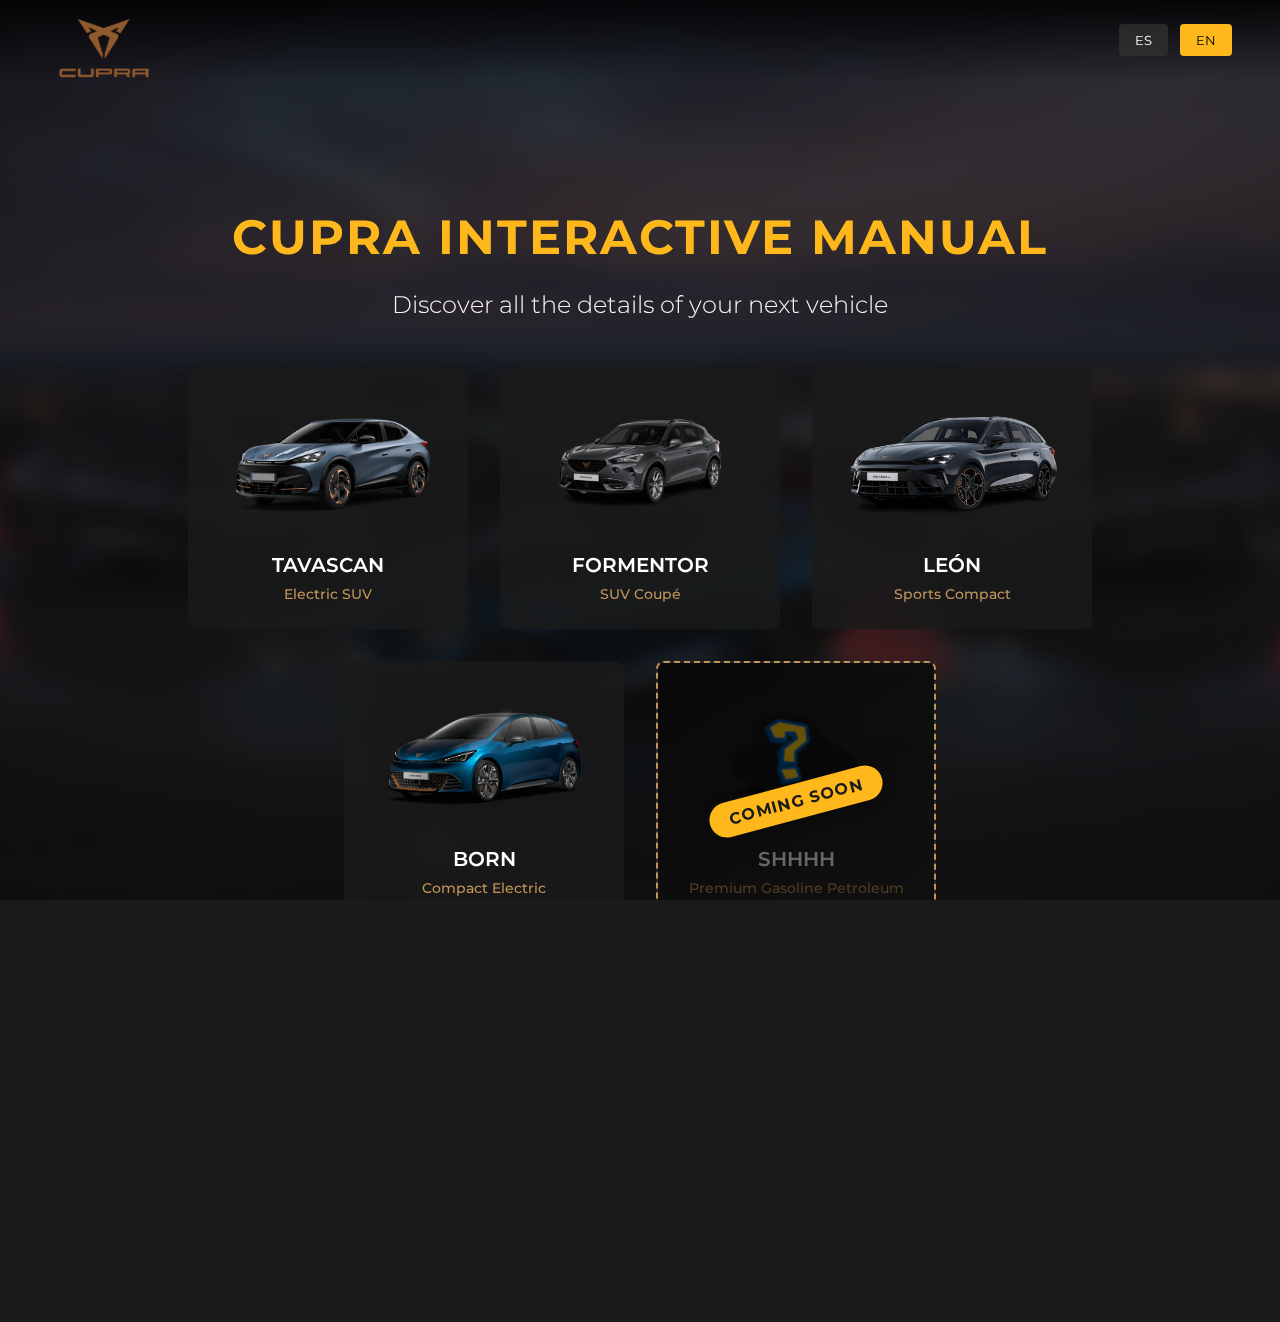
<file: index.html>
<!DOCTYPE html>
<html lang="en" class="dark">
<head>
    <meta charset="utf-8"/>
    <meta name="viewport" content="width=device-width, initial-scale=1"/>
    <title>CUPRA - Manual Interactivo</title>
    <meta name="description" content="Manual interactivo para los modelos de coches CUPRA"/>
    <link rel="icon" href="/favicon.ico" type="image/x-icon" sizes="16x16"/>
    <!-- Importación de fuente personalizada -->
    <link rel="preconnect" href="https://fonts.googleapis.com">
    <link rel="preconnect" href="https://fonts.gstatic.com" crossorigin>
    <link href="https://fonts.googleapis.com/css2?family=Montserrat:wght@300;400;500;600;700;800&display=swap" rel="stylesheet">
    
    <style>
        /* Variables y estilos base */
        :root {
            --cupra-copper: #C1955B;
            --cupra-yellow: #FFB81C;
            --cupra-dark: #1A1A1A;
            --cupra-gray: #333333;
            --cupra-light: #F5F5F5;
        }
        
        * {
            margin: 0;
            padding: 0;
            box-sizing: border-box;
            font-family: 'Montserrat', 'Helvetica Neue', Arial, sans-serif;
        }
        
        html, body {
            scroll-behavior: smooth;
            overflow-x: hidden;
            width: 100%;
            height: 100%;
        }
        
        body {
            background-color: var(--cupra-dark);
            color: var(--cupra-light);
            min-height: 100vh;
            overflow-y: auto; /* Permitir desplazamiento vertical */
        }
        
        /* Elementos de navegación */
        header {
            position: fixed;
            top: 0;
            left: 0;
            right: 0;
            padding: 1rem 48px; /* Added right padding to match content margin */
            display: flex;
            justify-content: space-between;
            align-items: center;
            z-index: 100;
            background: linear-gradient(to bottom, rgba(0,0,0,0.8) 0%, rgba(0,0,0,0) 100%);
            height: 80px; /* Altura fija para el header */
        }
        
        .logo {
            height: 7rem; /* Tamaño reducido para evitar que ocupe demasiado espacio */
            width: auto;
            margin-top: 1pc;
        }
        
        .language-selector button {
            background-color: rgba(51, 51, 51, 0.7);
            color: white;
            border: none;
            padding: 0.5rem 1rem;
            margin-left: 0.5rem;
            border-radius: 4px;
            cursor: pointer;
            transition: all 0.3s ease;
        }
        
        .language-selector button:hover {
            background-color: var(--cupra-copper);
        }
        
        .language-selector button.active {
            background-color: var(--cupra-yellow);
            color: black;
        }
        
        /* Hero section */
        .hero {
            min-height: 100vh; /* Cambiado de height a min-height */
            width: 100%;
            position: relative;
            overflow: visible; /* Cambiado de hidden a visible */
            display: flex;
            align-items: center;
            justify-content: center;
            padding: 64px 0; /* Updated padding top and bottom to 64px */
        }
        
        .hero-bg {
            position: fixed; /* Fondo fijo */
            top: 0;
            left: 0;
            width: 100%;
            height: 100%;
            object-fit: cover;
            opacity: 0.6;
            filter: brightness(0.5);
            z-index: -1;
        }
        
        .hero-content {
            text-align: center;
            max-width: 1200px;
            padding: 0 48px 64px; /* Updated padding: top 0, left/right 48px, bottom 64px */
            z-index: 1;
            margin-top: 64px; /* Updated top margin to 64px */
        }
        
        .hero-title {
            font-size: 48px; /* Updated title font size to 48px for desktop */
            font-weight: 700;
            color: var(--cupra-yellow);
            margin-bottom: 1.5rem;
            margin-top: 80px; /* Position title 80px from top margin */
            text-transform: uppercase;
            letter-spacing: 2px;
            font-family: 'Montserrat', sans-serif; /* Ensure Montserrat is used */
        }
        
        .hero-subtitle {
            font-size: 1.5rem;
            margin-bottom: 3rem;
            font-weight: 300;
        }
        
        /* Selector de vehículos */
        .vehicle-selector {
            display: flex;
            flex-wrap: wrap;
            justify-content: center;
            gap: 2rem;
            margin-bottom: 3rem;
        }
        
        .vehicle-card {
            position: relative;
            width: 280px;
            background-color: rgba(26, 26, 26, 0.8);
            border: 2px solid transparent;
            border-radius: 8px;
            padding: 1.5rem;
            transition: all 0.3s ease;
            cursor: pointer;
            overflow: hidden;
        }
        
        .vehicle-card:hover {
            transform: translateY(-10px);
            border-color: var(--cupra-yellow);
            box-shadow: 0 10px 20px rgba(255, 184, 28, 0.2);
        }
        
        .vehicle-card.active {
            border-color: var(--cupra-yellow);
            box-shadow: 0 0 15px var(--cupra-yellow);
        }
        
        .vehicle-card::before {
            content: '';
            position: absolute;
            top: 0;
            left: 0;
            width: 100%;
            height: 4px;
            background: linear-gradient(90deg, transparent, var(--cupra-copper), transparent);
            transform: scaleX(0);
            transition: transform 0.5s ease;
        }
        
        .vehicle-card:hover::before, .vehicle-card.active::before {
            transform: scaleX(1);
        }
        
        .vehicle-image {
            width: 100%;
            height: 140px;
            object-fit: contain;
            margin-bottom: 1rem;
            transition: transform 0.3s ease;
        }
        
        .vehicle-card:hover .vehicle-image {
            transform: scale(1.05);
        }
        
        .vehicle-name {
            font-size: 1.25rem;
            font-weight: 600;
            margin-bottom: 0.5rem;
            color: white;
            text-transform: uppercase;
        }
        
        .vehicle-type {
            color: var(--cupra-copper);
            font-size: 0.9rem;
            font-weight: 500;
        }
        
        /* Coming Soon card */
        .vehicle-card.coming-soon {
            position: relative;
            overflow: hidden;
            border: 2px dashed var(--cupra-copper);
            background: linear-gradient(145deg, rgba(26,26,26,0.8) 0%, rgba(51,51,51,0.8) 100%);
        }
        
        .coming-soon-overlay {
            position: absolute;
            top: 0;
            left: 0;
            width: 100%;
            height: 100%;
            display: flex;
            justify-content: center;
            align-items: center;
            background-color: rgba(0,0,0,0.6);
            z-index: 5;
        }
        
        .coming-soon-overlay span {
            background-color: var(--cupra-yellow);
            color: var(--cupra-dark);
            font-weight: 700;
            padding: 8px 20px;
            border-radius: 25px;
            font-size: 1rem;
            text-transform: uppercase;
            letter-spacing: 1px;
            transform: rotate(-15deg);
            box-shadow: 0 5px 15px rgba(0,0,0,0.3);
            animation: pulse 2s infinite;
        }
        
        @keyframes pulse {
            0% { transform: rotate(-15deg) scale(1); }
            50% { transform: rotate(-15deg) scale(1.1); }
            100% { transform: rotate(-15deg) scale(1); }
        }
        
        /* CTA Button */
        .cta-button {
            background-color: var(--cupra-yellow);
            color: var(--cupra-dark);
            border: none;
            padding: 1rem 3rem;
            font-size: 1.2rem;
            font-weight: 700;
            border-radius: 50px;
            cursor: pointer;
            transition: all 0.3s ease;
            text-transform: uppercase;
            letter-spacing: 1px;
            position: relative;
            overflow: hidden;
            z-index: 1;
            margin-bottom: 2rem; /* Añadido margen inferior */
        }
        
        .cta-button::before {
            content: '';
            position: absolute;
            top: 0;
            left: -100%;
            width: 100%;
            height: 100%;
            background: linear-gradient(90deg, transparent, rgba(255, 255, 255, 0.2), transparent);
            transition: left 0.7s ease;
            z-index: -1;
        }
        
        .cta-button:hover {
            transform: scale(1.05);
            box-shadow: 0 5px 15px rgba(255, 184, 28, 0.4);
        }
        
        .cta-button:hover::before {
            left: 100%;
        }
        
        .cta-button:disabled {
            background-color: #666;
            cursor: not-allowed;
            transform: none;
            box-shadow: none;
        }
        
        /* Footer */
        footer {
            padding: 2rem;
            text-align: center;
            background-color: rgba(0, 0, 0, 0.5);
            position: relative;
            z-index: 10;
        }
        
        .footer-links {
            display: flex;
            justify-content: center;
            gap: 2rem;
            margin-bottom: 1rem;
            flex-wrap: wrap; /* Permitir ajuste en pantallas pequeñas */
        }
        
        .footer-link {
            color: #999;
            text-decoration: none;
            transition: color 0.3s ease;
        }
        
        .footer-link:hover {
            color: var(--cupra-yellow);
        }
        
        .copyright {
            color: #666;
            font-size: 0.9rem;
        }
        
        /* Animaciones */
        @keyframes fadeIn {
            from { opacity: 0; transform: translateY(20px); }
            to { opacity: 1; transform: translateY(0); }
        }
        
        .animate-fade-in {
            animation: fadeIn 1s ease forwards;
        }
        
        .delay-1 { animation-delay: 0.2s; }
        .delay-2 { animation-delay: 0.4s; }
        .delay-3 { animation-delay: 0.6s; }
        .delay-4 { animation-delay: 0.8s; }
        
        /* Responsividad */
        @media (max-width: 768px) {
            .hero-title {
                font-size: 32px; /* Updated to 32px for mobile as requested */
                margin-top: 80px; /* Keep consistent positioning */
            }
            
            .hero-subtitle {
                font-size: 1.2rem;
            }
            
            .vehicle-selector {
                gap: 1rem;
            }
            
            .vehicle-card {
                width: 230px;
            }
            
            .hero {
                padding-top: 120px; /* Más espacio en la parte superior en móviles */
            }
        }
        
        @media (max-width: 480px) {
            .hero-title {
                font-size: 32px; /* Ensure consistent font size on very small screens */
                margin-top: 80px; /* Keep consistent positioning */
            }
            
            .vehicle-selector {
                flex-direction: column;
                align-items: center;
            }
            
            .vehicle-card {
                width: 90%;
            }
            
            .cta-button {
                padding: 0.8rem 2rem;
                font-size: 1rem;
            }
            
            .footer-links {
                flex-direction: column;
                gap: 1rem;
            }
            
            .hero {
                padding-top: 130px; /* Aún más espacio en pantallas muy pequeñas */
            }
        }
    </style>
</head>
<body>
    <header>
        <img src="./logo.png" alt="CUPRA Logo" class="logo">
        <div class="language-selector">
            <button>ES</button>
            <button class="active">EN</button>
        </div>
    </header>
    
    <main>
        <section class="hero">
            <img src="./cupra-seat-ok.png" alt="CUPRA Background" class="hero-bg">
            
            <div class="hero-content">
                <h1 class="hero-title animate-fade-in">CUPRA Interactive Manual</h1>
                <h2 class="hero-subtitle animate-fade-in delay-1">Discover all the details of your next vehicle</h2>
                
                <div class="vehicle-selector">
                    <div class="vehicle-card animate-fade-in delay-2" onclick="selectVehicle(this, 'tavascan')">
                        <img src="./tavascan.png" alt="CUPRA Tavascan" class="vehicle-image">
                        <h3 class="vehicle-name">Tavascan</h3>
                        <p class="vehicle-type">Electric SUV</p>
                    </div>
                    
                    <div class="vehicle-card animate-fade-in delay-2" onclick="selectVehicle(this, 'formentor')">
                        <img src="./formentor.png" alt="CUPRA Formentor" class="vehicle-image">
                        <h3 class="vehicle-name">Formentor</h3>
                        <p class="vehicle-type">SUV Coupé</p>
                    </div>
                    
                    <div class="vehicle-card animate-fade-in delay-3" onclick="selectVehicle(this, 'leon')">
                        <img src="./leon.png" alt="CUPRA León" class="vehicle-image">
                        <h3 class="vehicle-name">León</h3>
                        <p class="vehicle-type">Sports Compact</p>
                    </div>
                    
                    <div class="vehicle-card animate-fade-in delay-3" onclick="selectVehicle(this, 'born')">
                        <img src="./born.png" alt="CUPRA Born" class="vehicle-image">
                        <h3 class="vehicle-name">Born</h3>
                        <p class="vehicle-type">Compact Electric</p>
                    </div>
                    
                    <div class="vehicle-card coming-soon animate-fade-in delay-4">
                        <div class="coming-soon-overlay">
                            <span>Coming Soon</span>
                        </div>
                        <img src="./shhhh.png" alt="Próximo modelo CUPRA" class="vehicle-image">
                        <h3 class="vehicle-name">Shhhh</h3>
                        <p class="vehicle-type">Premium Gasoline Petroleum Freedom</p>
                    </div>
                </div>
                
                <button id="startButton" class="cta-button animate-fade-in delay-4" disabled>Explore Now</button>
            </div>
        </section>
    </main>
    
    <footer>
        <div class="footer-links">
            <a href="#" class="footer-link">Sobre CUPRA</a>
            <a href="#" class="footer-link">Contacto</a>
            <a href="#" class="footer-link">Política de Privacidad</a>
            <a href="#" class="footer-link">Términos y Condiciones</a>
        </div>
        <p class="copyright">© 2025 CUPRA. Todos los derechos reservados.</p>
    </footer>
    
    <script>
        // Variables
        let selectedVehicle = null;
        const startButton = document.getElementById('startButton');
        const languageButtons = document.querySelectorAll('.language-selector button');
        
        // Funciones
        function selectVehicle(element, vehicleId) {
            // Eliminar clase active de todas las tarjetas
            document.querySelectorAll('.vehicle-card').forEach(card => {
                card.classList.remove('active');
            });
            
            // Añadir clase active a la tarjeta seleccionada
            element.classList.add('active');
            
            // Guardar vehículo seleccionado
            selectedVehicle = vehicleId;
            console.log("Vehicle selected:", vehicleId);
            
            // Habilitar botón
            startButton.disabled = false;
        }
        
        // Event listeners
        startButton.addEventListener('click', () => {
            if (selectedVehicle) {
                console.log("Navigating to:", selectedVehicle + ".html");
                
                // Simplified navigation - always go to the corresponding HTML page
                window.location.href = selectedVehicle + ".html";
                
                // Removing the old switch case code that had 3D viewer references
                // No need for special case handling anymore
            }
        });
        
        // Cambio de idioma
        languageButtons.forEach(button => {
            button.addEventListener('click', () => {
                // Eliminar clase active de todos los botones
                languageButtons.forEach(btn => btn.classList.remove('active'));
                
                // Añadir clase active al botón clickeado
                button.classList.add('active');
                
                // Aquí iría la lógica para cambiar el idioma
                const language = button.textContent;
                console.log(`Cambiando idioma a: ${language}`);
                
                // Ejemplo de implementación simple para propósitos de demostración
                const translations = {
                    'ES': {
                        title: 'Manual Interactivo CUPRA',
                        subtitle: 'Descubre todos los detalles de tu próximo vehículo',
                        button: 'Explorar Ahora',
                        comingSoon: 'Próximamente',
                        types: {
                            tavascan: 'SUV Eléctrico',
                            formentor: 'SUV Coupé',
                            leon: 'Compacto Deportivo',
                            born: 'Eléctrico Compacto',
                            terramar: 'Híbrido Premium'
                        },
                        footer: {
                            about: 'Sobre CUPRA',
                            contact: 'Contacto',
                            privacy: 'Política de Privacidad',
                            terms: 'Términos y Condiciones',
                            copyright: '© 2025 CUPRA. Todos los derechos reservados.'
                        }
                    },
                    'EN': {
                        title: 'CUPRA Interactive Manual',
                        subtitle: 'Discover all the details of your next vehicle',
                        button: 'Explore Now',
                        comingSoon: 'Coming Soon',
                        types: {
                            tavascan: 'Electric SUV',
                            formentor: 'SUV Coupé',
                            leon: 'Sports Compact',
                            born: 'Compact Electric',
                            terramar: 'Premium Hybrid'
                        },
                        footer: {
                            about: 'About CUPRA',
                            contact: 'Contact',
                            privacy: 'Privacy Policy',
                            terms: 'Terms & Conditions',
                            copyright: '© 2025 CUPRA. All rights reserved.'
                        }
                    }
                };
                
                // Actualizar textos
                if (translations[language]) {
                    document.querySelector('.hero-title').textContent = translations[language].title;
                    document.querySelector('.hero-subtitle').textContent = translations[language].subtitle;
                    startButton.textContent = translations[language].button;
                    
                    // Actualizar el texto "Coming Soon"
                    if (document.querySelector('.coming-soon-overlay span')) {
                        document.querySelector('.coming-soon-overlay span').textContent = translations[language].comingSoon;
                    }
                    
                    // Actualizar tipos de vehículos
                    document.querySelectorAll('.vehicle-card').forEach(card => {
                        const name = card.querySelector('.vehicle-name').textContent.toLowerCase();
                        const typeElement = card.querySelector('.vehicle-type');
                        
                        for (const key in translations[language].types) {
                            if (name.includes(key)) {
                                typeElement.textContent = translations[language].types[key];
                                break;
                            }
                        }
                    });
                    
                    // Traducir footer
                    const footerLinks = document.querySelectorAll('.footer-link');
                    if (footerLinks[0]) footerLinks[0].textContent = translations[language].footer.about;
                    if (footerLinks[1]) footerLinks[1].textContent = translations[language].footer.contact;
                    if (footerLinks[2]) footerLinks[2].textContent = translations[language].footer.privacy;
                    if (footerLinks[3]) footerLinks[3].textContent = translations[language].footer.terms;
                    
                    // Traducir copyright
                    document.querySelector('.copyright').textContent = translations[language].footer.copyright;
                }
            });
        });
        
        // Initialize with English language on page load
        document.addEventListener('DOMContentLoaded', () => {
            const elements = document.querySelectorAll('.animate-fade-in');
            elements.forEach(element => {
                element.style.opacity = '0';
            });
            
            setTimeout(() => {
                elements.forEach(element => {
                    element.style.opacity = '1';
                });
            }, 100);
            
            // Asegurar que la página sea desplazable
            document.body.style.overflow = 'auto';
            
            // Set initial language to English
            const enButton = document.querySelector('.language-selector button:nth-child(2)');
            if (enButton) {
                const language = enButton.textContent;
                const translations = {
                    'EN': {
                        title: 'CUPRA Interactive Manual',
                        subtitle: 'Discover all the details of your next vehicle',
                        button: 'Explore Now',
                        comingSoon: 'Coming Soon',
                        types: {
                            tavascan: 'Electric SUV',
                            formentor: 'SUV Coupé',
                            leon: 'Sports Compact',
                            born: 'Compact Electric',
                            terramar: 'Premium Hybrid'
                        },
                        footer: {
                            about: 'About CUPRA',
                            contact: 'Contact',
                            privacy: 'Privacy Policy',
                            terms: 'Terms & Conditions',
                            copyright: '© 2025 CUPRA. All rights reserved.'
                        }
                    }
                };
                
                // Already set in HTML, but ensure correct data is loaded
                document.querySelector('.hero-title').textContent = translations['EN'].title;
                document.querySelector('.hero-subtitle').textContent = translations['EN'].subtitle;
                startButton.textContent = translations['EN'].button;
                
                // Set footer text to English on page load
                const footerLinks = document.querySelectorAll('.footer-link');
                if (footerLinks[0]) footerLinks[0].textContent = translations['EN'].footer.about;
                if (footerLinks[1]) footerLinks[1].textContent = translations['EN'].footer.contact;
                if (footerLinks[2]) footerLinks[2].textContent = translations['EN'].footer.privacy;
                if (footerLinks[3]) footerLinks[3].textContent = translations['EN'].footer.terms;
                
                // Set copyright text to English on page load
                document.querySelector('.copyright').textContent = translations['EN'].footer.copyright;
            }
        });
    </script>
</body>
</html>
</file>
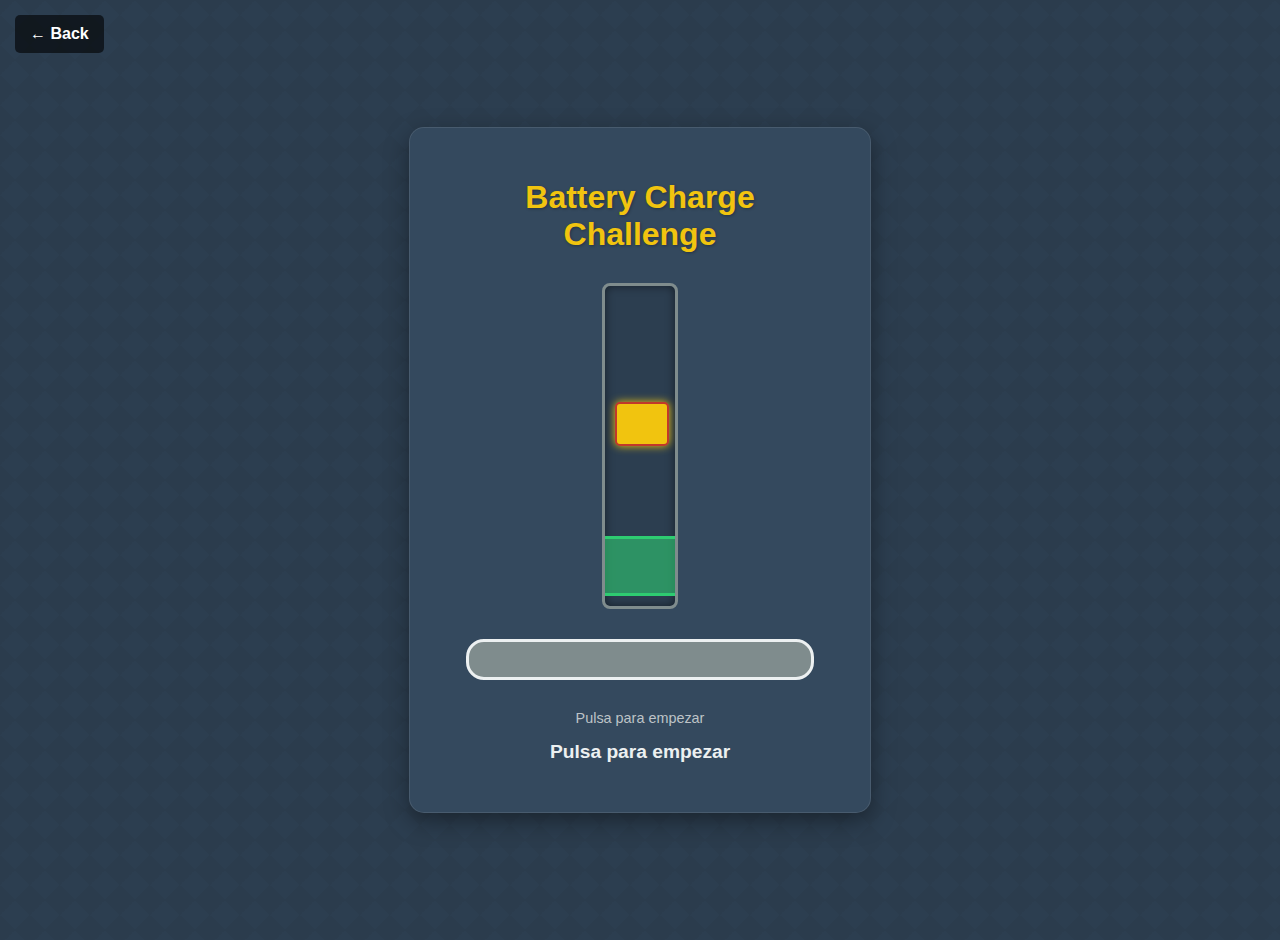
<file: 3d/battery/index.html>
<!DOCTYPE html>
<html lang="es">
<head>
    <meta charset="UTF-8">
    <meta name="viewport" content="width=device-width, initial-scale=1.0">
    <title>Battery Charge Challenge</title>
    <link rel="stylesheet" href="style.css">
    <style>
        .back-button {
            position: absolute;
            top: 15px;
            left: 15px;
            background: none;
            border: none;
            padding: 10px 15px;
            cursor: pointer;
            transition: all 0.3s ease;
            z-index: 100;
            background-color: rgba(0, 0, 0, 0.6);
            color: white;
            text-decoration: none;
            border-radius: 5px;
            font-weight: bold;
            font-size: 16px;
            display: flex;
            align-items: center;
        }
        
        .back-button:hover {
            background-color: rgba(0, 0, 0, 0.8);
            transform: scale(1.1);
        }
    </style>
</head>
<body>
    <div id="game-container">
        <button class="back-button" id="back-button">
            ← Back
        </button>
        <h1>Battery Charge Challenge</h1>
        <div id="charge-track">
            <div id="charge-indicator"></div> <!-- The moving battery icon -->
            <div id="player-charger"></div> <!-- The player-controlled bar -->
        </div>
        <div id="battery-progress-container">
            <div id="battery-progress-bar"></div>
        </div>
        <p id="instructions">Mantén pulsado el botón (o la barra espaciadora) para subir el cargador. ¡Manténlo sobre el indicador de carga!</p>
        <p id="charge-level">Carga: 0%</p>
    </div>

    <script src="script.js"></script>
</body>
</html>
</file>
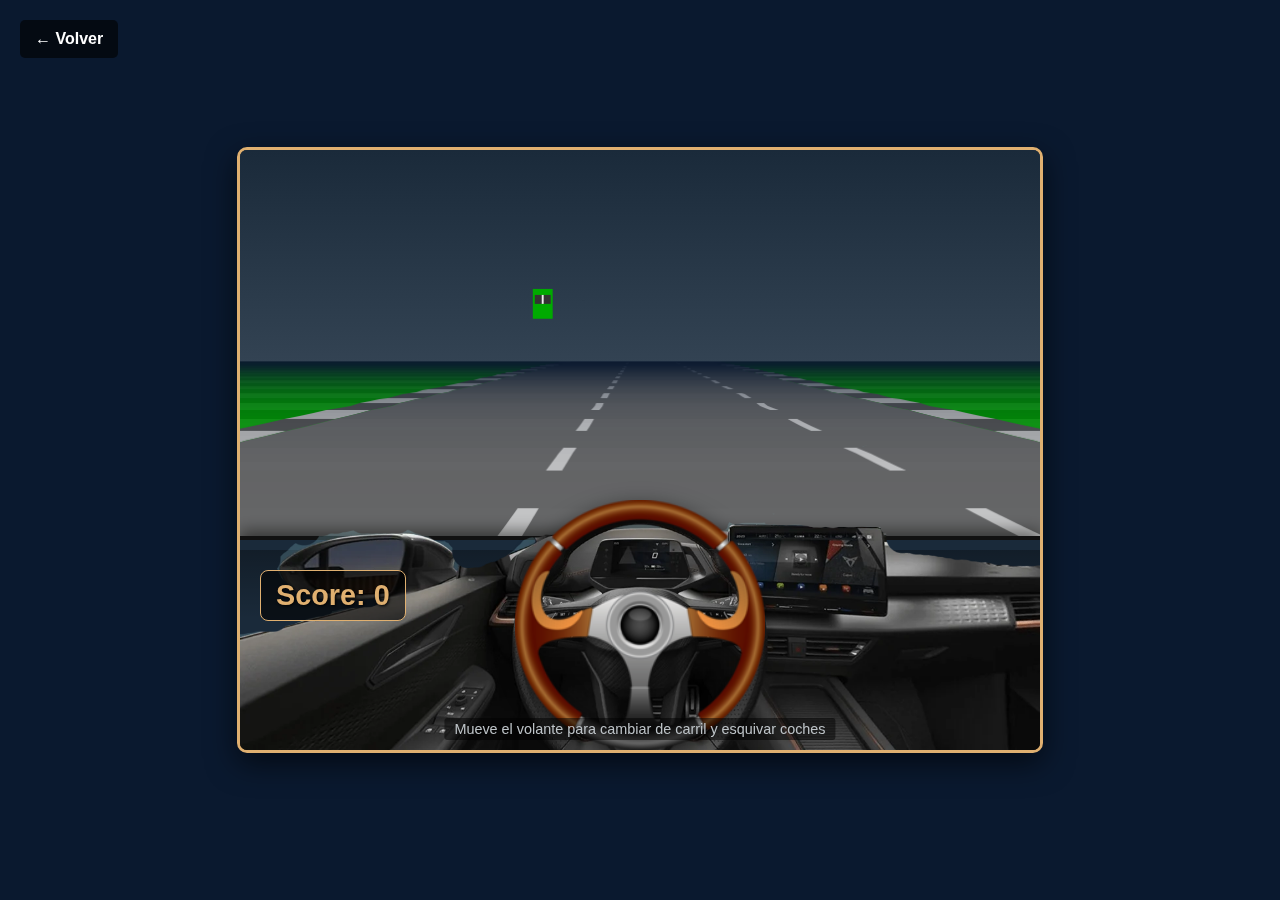
<file: 3d/CONDUCCION/index.html>
<!DOCTYPE html>
<html lang="es">
<head>
    <meta charset="UTF-8">
    <meta name="viewport" content="width=device-width, initial-scale=1.0">
    <title>CUPRA Arcade Driver</title>
    <link rel="stylesheet" href="style.css">
</head>
<body>
    <a href="../index.html" id="back-button">← Volver</a>
    <div id="game-container">
        <div id="world">
            <div id="sky"></div>
            <div id="horizon"></div>
            <canvas id="roadCanvas"></canvas> <!-- For drawing the road -->
        </div>
        <div id="cockpit">
            <!-- Dashboard Image (Step 1) -->
            <img id="dashboard-image" src="assets/cockpit.png" alt="Cupra Dashboard">
            <div id="dashboard-elements">
                <!-- Score Display (Step 2) -->
                <div id="score-display" class="display-box">Score: 0</div>
                <!-- Speedometer -->
                <div id="speed-display" class="display-box">0 km/h</div>
            </div>
            <img id="steering-wheel" src="assets/steering_wheel.png" alt="Volante">
        </div>
        <div id="instructions">Gira el volante para mantenerte en la carretera</div>

        <!-- Victory Panel (Step 4) -->
        <div id="victory-panel" class="hidden">
            <div id="victory-message">
                <!-- Content added by JS -->
            </div>
            <button id="close-victory-panel">Cerrar</button>
        </div>

        <!-- Letter P Reward Animation (Step 5) -->
        <div id="letter-p-reward" class="hidden">
            P
        </div>

    </div>

    <script src="script.js"></script>
</body>
</html>
</file>
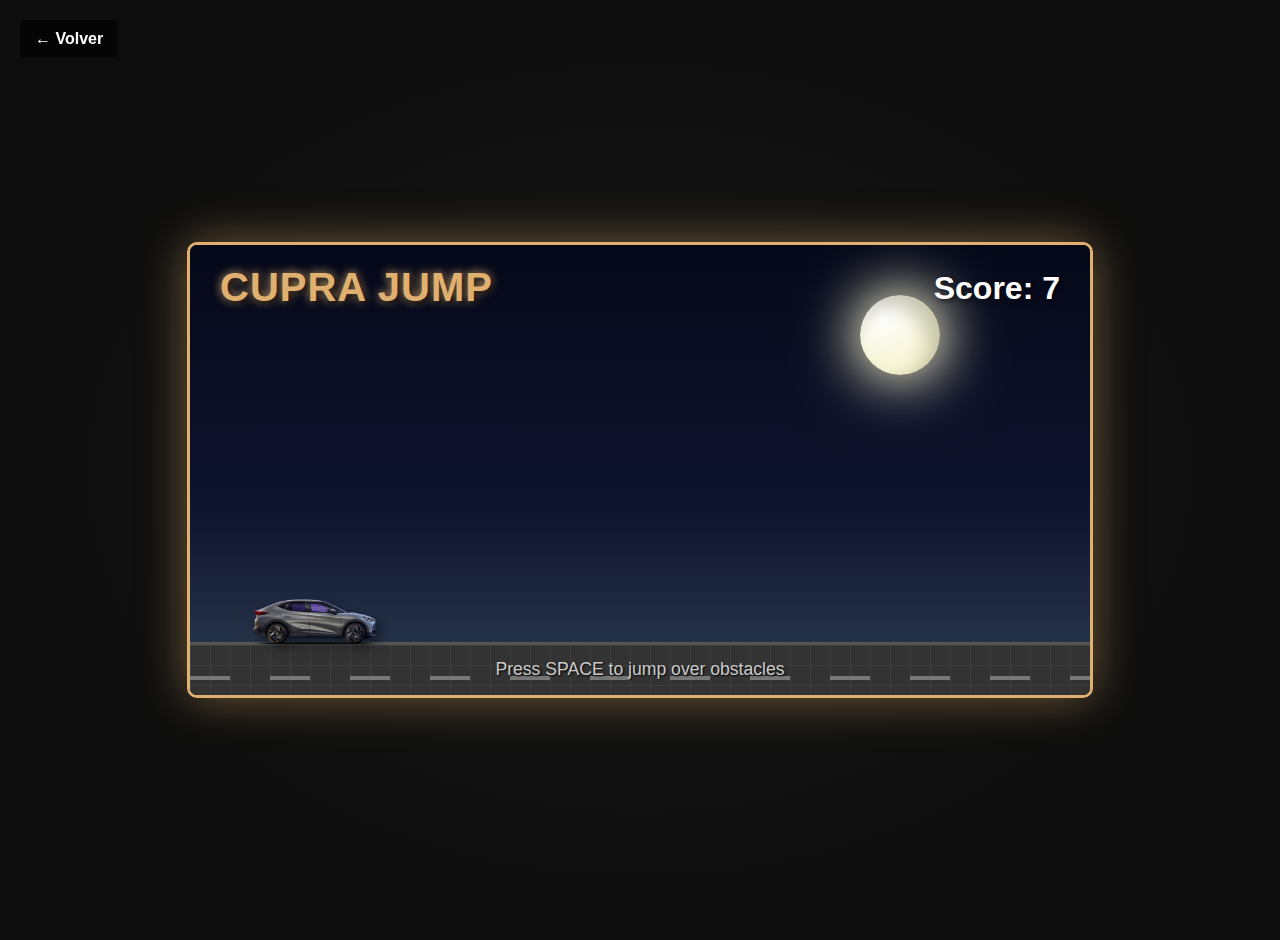
<file: 3d/CUPRA JUMP/index.html>
<!DOCTYPE html>
<html lang="es">
<head>
    <meta charset="UTF-8">
    <meta name="viewport" content="width=device-width, initial-scale=1.0">
    <title>CUPRA JUMP</title> <!-- Título actualizado -->
    <link rel="stylesheet" href="styles.css">
</head>
<body>
    <a href="../index.html" id="back-button">← Volver</a>
    <div id="game-container">
        <!-- Elementos del fondo -->
        <div id="sky"></div>
        <div id="stars"></div>
        <div id="moon"></div>
        <div id="city"></div>
        <div id="ground"></div>

        <!-- Elementos del juego -->
        <div id="game-title">CUPRA JUMP</div> <!-- Título añadido -->
        <div id="player"></div>
        <div id="score">Score: 0</div> <!-- Texto de puntuación actualizado -->
        <div id="obstacle-container"></div>
        <div id="instructions">Press SPACE to jump over obstacles</div> <!-- Instrucciones añadidas -->
    </div>

    <!-- Panel de victoria (sin cambios) -->
    <div id="win-panel" class="hidden">
        <h2>¡Felicidades! Has ganado.</h2>
        <h3>Información Desbloqueada: Amortiguadores y Ruedas</h3>
        <p>
            El Cupra Tavascan está diseñado para una conducción emocionante y dinámica. Incorpora la avanzada tecnología de chasis adaptativo <strong>DCC Sport</strong>, que ajusta continuamente la firmeza de la suspensión para adaptarse a tu estilo de conducción y a las condiciones de la carretera, ofreciendo un agarre excepcional y una respuesta deportiva. Combinado con la <strong>dirección progresiva</strong>, el Tavascan garantiza una agilidad sorprendente. Además, sus llantas de aleación, disponibles hasta <strong>21 pulgadas</strong> con diseños aerodinámicos, no solo acentúan su carácter imponente, sino que también optimizan el rendimiento y la eficiencia.
        </p>
        <button id="close-panel-btn">Cerrar</button>
    </div>

    <!-- Animación de desbloqueo (sin cambios) -->
    <div id="unlock-animation" class="hidden">
        <div class="unlock-piece">C</div>
    </div>

    <script src="script.js"></script>
</body>
</html>
</file>
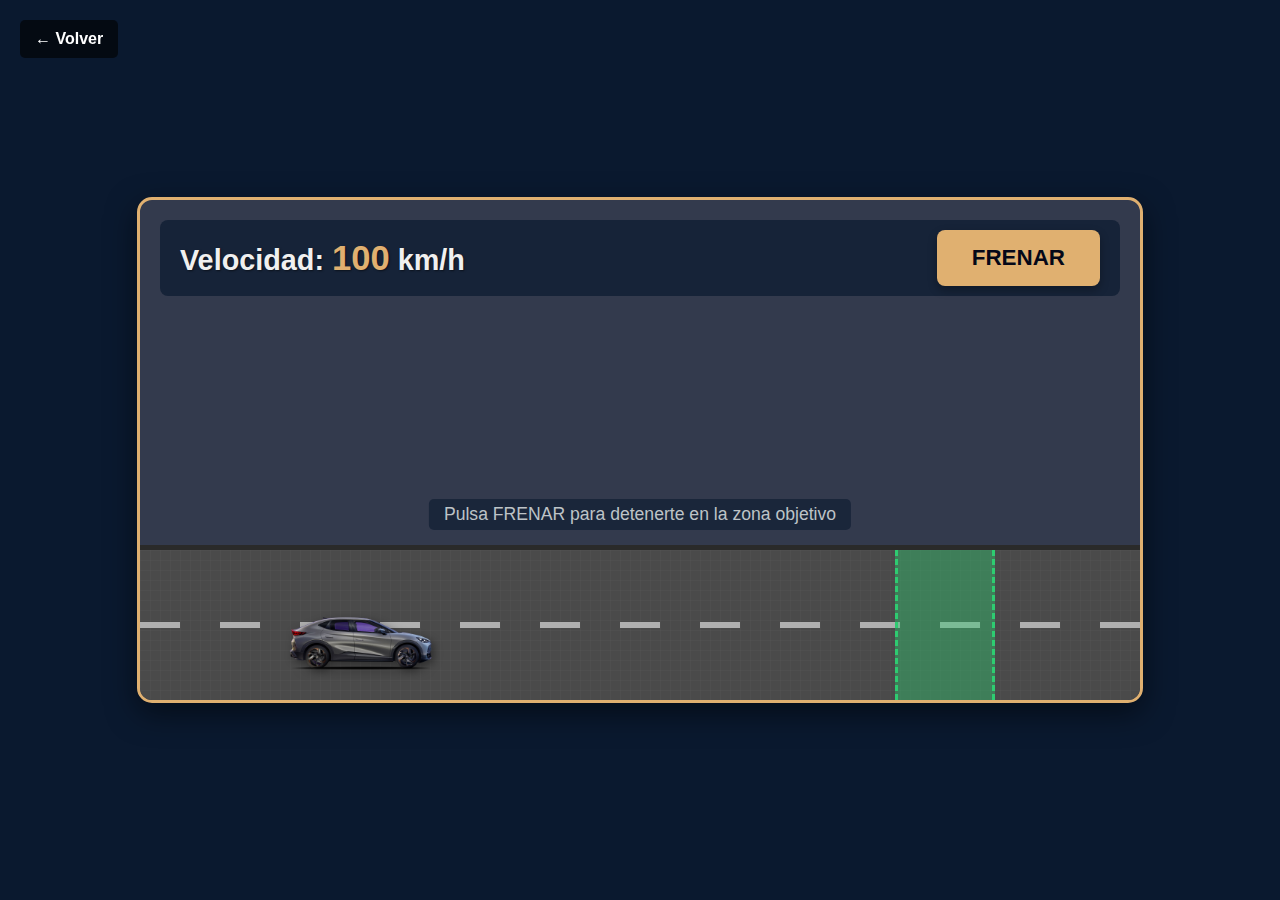
<file: 3d/FRENADA EXACTA/index.html>
<!DOCTYPE html>
<html lang="es">
<head>
    <meta charset="UTF-8">
    <meta name="viewport" content="width=device-width, initial-scale=1.0">
    <title>CUPRA Braking Challenge</title>
    <link rel="stylesheet" href="style.css">
</head>
<body>
    <a href="../index.html" id="back-button">← Volver</a>
    <div id="game-container">
        <div id="road">
            <div id="car"></div>
            <div id="target-zone"></div>
            <div class="road-line"></div>
        </div>
        <div id="dashboard">
            <div id="speedometer">Velocidad: <span id="speed-value">100</span> km/h</div>
            <button id="brake-button">FRENAR</button>
        </div>
        <div id="instructions">Pulsa FRENAR para detenerte en la zona objetivo</div>
    </div>

    <!-- Panel de Victoria (oculto inicialmente) -->
    <div id="victory-panel" class="hidden">
        <h2>¡Frenada Perfecta!</h2>
        <div id="brake-info">
            <h3>Sistema de Frenos CUPRA</h3>
            <p>Los frenos del CUPRA Tavascan están diseñados para ofrecer una respuesta precisa y potente, garantizando la máxima seguridad y control incluso en situaciones exigentes. Cuentan con discos ventilados y tecnología avanzada para una disipación óptima del calor y un rendimiento constante.</p>
            <!-- Más información detallada si se requiere -->
        </div>
        <button id="close-panel-btn">Continuar</button>
    </div>

    <!-- Animación Desbloqueo Letra (oculto inicialmente) -->
    <div id="unlock-animation" class="hidden">
        <div class="unlock-piece">U</div>
    </div>

    <script src="script.js"></script>
</body>
</html>
</file>
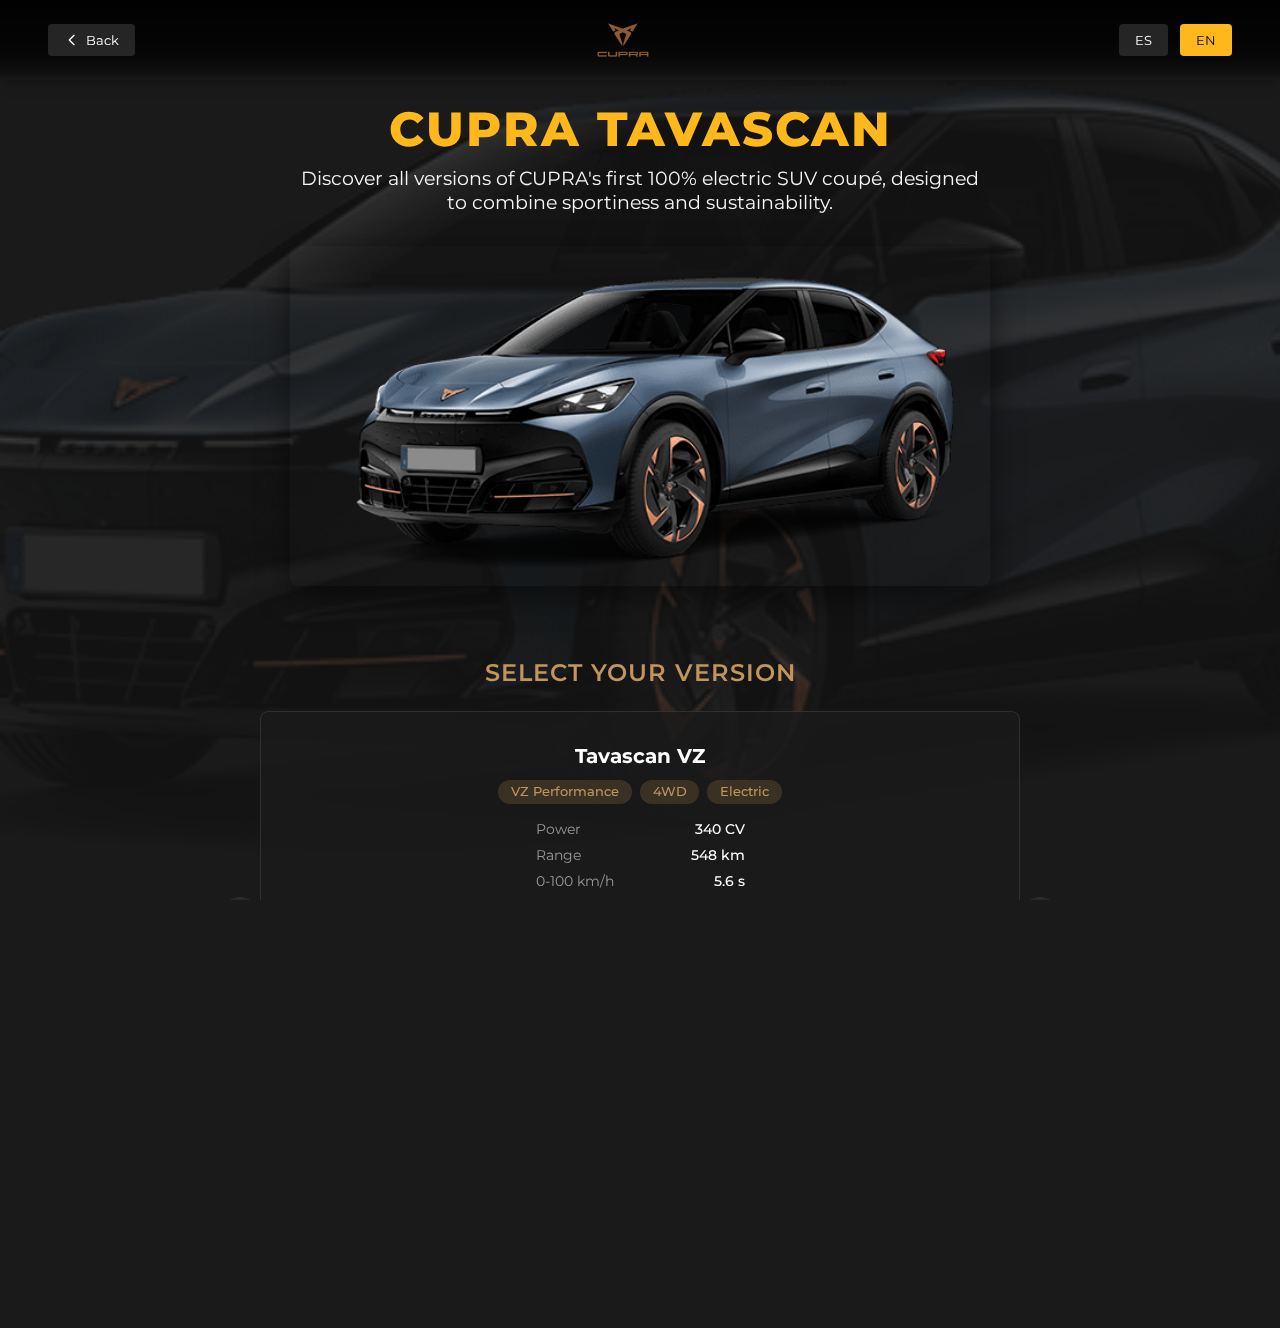
<file: tavascan.html>
<!DOCTYPE html>
<html lang="en" class="dark">
<head>
    <meta charset="utf-8"/>
    <meta name="viewport" content="width=device-width, initial-scale=1"/>
    <title>CUPRA - Selección de Versiones</title>
    <meta name="description" content="Selecciona la versión de tu modelo CUPRA favorito"/>
    <link rel="icon" href="/favicon.ico" type="image/x-icon" sizes="16x16"/>
    <!-- Importación de fuente personalizada -->
    <link rel="preconnect" href="https://fonts.googleapis.com">
    <link rel="preconnect" href="https://fonts.gstatic.com" crossorigin>
    <link href="https://fonts.googleapis.com/css2?family=Montserrat:wght@300;400;500;600;700;800&display=swap" rel="stylesheet">
    
    <style>
        /* Variables y estilos base */
        :root {
            --cupra-copper: #C1955B;
            --cupra-yellow: #FFB81C;
            --cupra-dark: #1A1A1A;
            --cupra-gray: #333333;
            --cupra-light: #F5F5F5;
        }
        
        * {
            margin: 0;
            padding: 0;
            box-sizing: border-box;
            font-family: 'Montserrat', 'Helvetica Neue', Arial, sans-serif;
        }
        
        html, body {
            scroll-behavior: smooth;
            overflow-x: hidden;
            width: 100%;
            height: 100%;
        }
        
        body {
            background-color: var(--cupra-dark);
            color: var(--cupra-light);
            min-height: 100vh;
            overflow-y: auto; /* Permitir desplazamiento vertical */
        }
        
        /* Elementos de navegación */
        header {
            position: fixed;
            top: 0;
            left: 0;
            right: 0;
            padding: 1rem 48px; /* Added right padding to match content margin */
            display: flex;
            justify-content: space-between;
            align-items: center;
            z-index: 100;
            background: linear-gradient(to bottom, 
                rgba(0,0,0,0.95) 0%, 
                rgba(0,0,0,0.85) 40%, 
                rgba(0,0,0,0.7) 70%, 
                rgba(0,0,0,0.4) 90%,
                rgba(0,0,0,0) 100%);
            height: 80px; /* Altura fija para el header */
            box-shadow: 0 6px 12px -6px rgba(0,0,0,0.5);
        }
        
        .logo {
            height: 4rem; /* Tamaño reducido para evitar que ocupe demasiado espacio */
            width: auto;
        }
        
        .language-selector button {
            background-color: rgba(51, 51, 51, 0.7);
            color: white;
            border: none;
            padding: 0.5rem 1rem;
            margin-left: 0.5rem;
            border-radius: 4px;
            cursor: pointer;
            transition: all 0.3s ease;
        }
        
        .language-selector button:hover {
            background-color: var(--cupra-copper);
        }
        
        .language-selector button.active {
            background-color: var(--cupra-yellow);
            color: black;
        }
        
        .back-button {
            background-color: rgba(51, 51, 51, 0.7);
            color: white;
            border: none;
            padding: 0.5rem 1rem;
            border-radius: 4px;
            cursor: pointer;
            transition: all 0.3s ease;
            display: flex;
            align-items: center;
            gap: 6px;
        }
        
        .back-button:hover {
            background-color: var(--cupra-copper);
        }
        
        .back-button svg {
            width: 16px;
            height: 16px;
        }
        
        /* Contenido principal */
        .main-content {
            min-height: 100vh;
            width: 100%;
            position: relative;
            padding: 100px 20px 40px;
        }
        
        .bg-image {
            position: fixed;
            top: 0;
            left: 0;
            width: 100%;
            height: 100%;
            object-fit: cover;
            opacity: 0.3;
            filter: brightness(0.5);
            z-index: -1;
        }
        
        /* Encabezado del modelo */
        .model-header {
            display: flex;
            flex-direction: column;
            align-items: center;
            margin-bottom: 2.5rem;
            text-align: center;
        }
        
        .model-title {
            font-size: 3rem;
            font-weight: 800;
            color: var(--cupra-yellow);
            margin-bottom: 0.5rem;
            text-transform: uppercase;
            letter-spacing: 2px;
        }
        
        .model-subtitle {
            font-size: 1.2rem;
            color: var(--cupra-light);
            margin-bottom: 2rem;
            max-width: 700px;
        }
        
        .model-image {
            width: 100%;
            max-width: 700px;
            height: auto;
            margin-bottom: 2rem;
            border-radius: 8px;
            box-shadow: 0 10px 30px rgba(0, 0, 0, 0.5);
        }
        
        /* Selección de versiones */
        .versions-title {
            font-size: 1.5rem;
            font-weight: 600;
            color: var(--cupra-copper);
            margin-bottom: 1.5rem;
            text-align: center;
            text-transform: uppercase;
            letter-spacing: 1px;
        }
        
        .versions-container {
            display: grid;
            grid-template-columns: repeat(auto-fill, minmax(300px, 1fr));
            gap: 1.5rem;
            max-width: 1200px;
            margin: 0 auto;
        }
        
        .version-card {
            background-color: rgba(26, 26, 26, 0.8);
            border: 1px solid rgba(255, 255, 255, 0.1);
            border-radius: 8px;
            padding: 1.5rem;
            cursor: pointer;
            transition: all 0.3s ease;
            position: relative;
            overflow: hidden;
        }
        
        .version-card:hover {
            transform: translateY(-5px);
            border-color: var(--cupra-yellow);
            box-shadow: 0 10px 20px rgba(0, 0, 0, 0.4);
        }
        
        .version-card::after {
            content: '';
            position: absolute;
            bottom: 0;
            left: 0;
            width: 100%;
            height: 3px;
            background: linear-gradient(90deg, var(--cupra-copper), var(--cupra-yellow));
            transform: scaleX(0);
            transform-origin: left;
            transition: transform 0.4s ease;
        }
        
        .version-card:hover::after {
            transform: scaleX(1);
        }
        
        .version-name {
            font-size: 1.25rem;
            font-weight: 700;
            margin-bottom: 0.75rem;
            color: white;
        }
        
        .version-tags {
            display: flex;
            flex-wrap: wrap;
            gap: 0.5rem;
            margin-bottom: 1rem;
        }
        
        .version-tag {
            background-color: rgba(193, 149, 91, 0.2);
            color: var(--cupra-copper);
            font-size: 0.8rem;
            padding: 0.3rem 0.8rem;
            border-radius: 20px;
            font-weight: 500;
        }
        
        .version-specs {
            margin-bottom: 1.5rem;
        }
        
        .spec-item {
            display: flex;
            justify-content: space-between;
            margin-bottom: 0.5rem;
            font-size: 0.9rem;
            position: relative;
        }
        
        .spec-label {
            color: #999;
            padding-right: 100px; /* Añadir espacio a la derecha del label */
            min-width: 100px; /* Ancho mínimo para el label */
        }
        
        .spec-value {
            color: white;
            font-weight: 500;
            text-align: right; /* Alinear los valores a la derecha */
            flex-grow: 20; /* Permitir que ocupe el espacio restante */
        }
        
        .version-price {
            font-size: 1.6rem;
            font-weight: 700;
            color: var(--cupra-yellow);
            margin-top: 1rem;
            text-align: right;
        }
        
        .version-cta {
            display: flex;
            justify-content: space-between;
            align-items: center;
            margin-top: 1rem;
        }
        
        .available-label {
            font-size: 0.8rem;
            color: #66c088;
            display: flex;
            align-items: center;
            gap: 5px;
        }
        
        .available-dot {
            width: 8px;
            height: 8px;
            background-color: #66c088;
            border-radius: 50%;
        }
        
        .select-button {
            background-color: transparent;
            border: 2px solid var(--cupra-yellow);
            color: var(--cupra-yellow);
            padding: 0.5rem 1.2rem;
            border-radius: 4px;
            font-weight: 600;
            cursor: pointer;
            transition: all 0.3s ease;
        }
        
        .select-button:hover {
            background-color: var(--cupra-yellow);
            color: var(--cupra-dark);
        }
        
        /* Animaciones */
        @keyframes fadeIn {
            from { opacity: 0; transform: translateY(20px); }
            to { opacity: 1; transform: translateY(0); }
        }
        
        .animate-fade-in {
            animation: fadeIn 1s ease forwards;
        }
        
        .delay-1 { animation-delay: 0.2s; }
        .delay-2 { animation-delay: 0.4s; }
        .delay-3 { animation-delay: 0.6s; }
        .delay-4 { animation-delay: 0.8s; }
        .delay-5 { animation-delay: 1s; }
        
        /* Footer */
        footer {
            padding: 2rem;
            text-align: center;
            background-color: rgba(0, 0, 0, 0.5);
            position: relative;
            z-index: 10;
            margin-top: 3rem;
        }
        
        .footer-links {
            display: flex;
            justify-content: center;
            gap: 2rem;
            margin-bottom: 1rem;
            flex-wrap: wrap;
        }
        
        .footer-link {
            color: #999;
            text-decoration: none;
            transition: color 0.3s ease;
        }
        
        .footer-link:hover {
            color: var(--cupra-yellow);
        }
        
        .copyright {
            color: #666;
            font-size: 0.9rem;
        }
        
        /* Comparativa flotante */
        .comparison-bar {
            position: fixed;
            bottom: 0;
            left: 0;
            right: 0;
            background-color: rgba(26, 26, 26, 0.95);
            padding: 1rem;
            display: none;
            justify-content: space-between;
            align-items: center;
            border-top: 1px solid rgba(255, 255, 255, 0.1);
            z-index: 50;
            transform: translateY(100%);
            transition: transform 0.4s ease;
        }
        
        .comparison-bar.active {
            transform: translateY(0);
            display: flex;
        }
        
        .comparison-count {
            display: flex;
            align-items: center;
            gap: 10px;
        }
        
        .comparison-count-number {
            background-color: var(--cupra-yellow);
            color: black;
            width: 24px;
            height: 24px;
            border-radius: 50%;
            display: flex;
            align-items: center;
            justify-content: center;
            font-weight: 600;
            font-size: 0.9rem;
        }
        
        .comparison-text {
            font-weight: 500;
        }
        
        .compare-button {
            background-color: var(--cupra-yellow);
            color: var(--cupra-dark);
            border: none;
            padding: 0.7rem 1.5rem;
            border-radius: 4px;
            font-weight: 600;
            cursor: pointer;
            transition: all 0.3s ease;
        }
        
        .compare-button:hover {
            background-color: white;
        }
        
        /* Responsive */
        @media (max-width: 768px) {
            .model-title {
                font-size: 2.5rem;
            }
            
            .model-subtitle {
                font-size: 1rem;
            }
            
            .versions-container {
                grid-template-columns: 1fr;
            }
        }
        
        @media (max-width: 480px) {
            .model-title {
                font-size: 2rem;
            }
            
            .model-header {
                margin-bottom: 1.5rem;
            }
            
            .version-card {
                padding: 1rem;
            }
            
            .version-name {
                font-size: 1.1rem;
            }
            
            .version-price {
                font-size: 1.4rem;
            }
            
            .footer-links {
                flex-direction: column;
                gap: 1rem;
            }
        }
        
        /* NEW STYLES FOR MODEL SLIDER */
        .model-slider-container {
            max-width: 800px;
            margin: 0 auto;
            position: relative;
            padding: 0 20px;
        }
        
        .model-slider {
            overflow: hidden;
            position: relative;
            border-radius: 8px;
        }
        
        .model-slides {
            display: flex;
            transition: transform 0.4s ease;
        }
        
        .model-slide {
            min-width: 100%;
            display: flex;
            flex-direction: column;
            align-items: center;
            background-color: rgba(26, 26, 26, 0.8);
            border: 1px solid rgba(255, 255, 255, 0.1);
            border-radius: 8px;
            padding: 2rem;
            text-align: center;
        }
        
        .slider-arrow {
            position: absolute;
            top: 50%;
            transform: translateY(-50%);
            width: 40px;
            height: 40px;
            background-color: rgba(51, 51, 51, 0.7);
            border: none;
            border-radius: 50%;
            color: white;
            display: flex;
            align-items: center;
            justify-content: center;
            cursor: pointer;
            z-index: 10;
            transition: all 0.3s ease;
        }
        
        .slider-arrow:hover {
            background-color: var(--cupra-copper);
        }
        
        .slider-prev {
            left: -20px;
        }
        
        .slider-next {
            right: -20px;
        }
        
        .slider-nav {
            display: flex;
            justify-content: center;
            gap: 8px;
            margin-top: 1rem;
        }
        
        .slider-dot {
            width: 8px;
            height: 8px;
            border-radius: 50%;
            background-color: rgba(255, 255, 255, 0.3);
            cursor: pointer;
        }
        
        .slider-dot.active {
            background-color: var(--cupra-yellow);
        }
        
        .select-model-button {
            background-color: var(--cupra-yellow);
            color: var(--cupra-dark);
            border: none;
            padding: 0.8rem 3rem;
            border-radius: 4px;
            font-weight: 600;
            font-size: 1.1rem;
            cursor: pointer;
            margin-top: 1.5rem;
            transition: all 0.3s ease;
        }
        
        .select-model-button:hover {
            background-color: white;
        }
        
        /* Loading Screen Styles */
        .loading-screen {
            position: fixed;
            top: 0;
            left: 0;
            width: 100%;
            height: 100%;
            background-color: rgba(26, 26, 26, 0.95);
            z-index: 1000;
            display: flex;
            flex-direction: column;
            justify-content: center;
            align-items: center;
            opacity: 0;
            visibility: hidden;
            transition: opacity 0.3s ease, visibility 0.3s ease;
        }
        
        .loading-screen.active {
            opacity: 1;
            visibility: visible;
        }
        
        .loading-logo {
            width: 180px;
            margin-bottom: 30px;
        }
        
        .loading-text {
            color: var(--cupra-yellow);
            font-size: 1.4rem;
            font-weight: 600;
            margin-bottom: 20px;
            text-transform: uppercase;
            letter-spacing: 1px;
        }
        
        .loading-spinner {
            width: 50px;
            height: 50px;
            border: 5px solid rgba(255, 255, 255, 0.1);
            border-top: 5px solid var(--cupra-yellow);
            border-radius: 50%;
            animation: spin 1s linear infinite;
        }
        
        @keyframes spin {
            0% { transform: rotate(0deg); }
            100% { transform: rotate(360deg); }
        }
        
        .loading-progress {
            width: 250px;
            height: 8px;
            background-color: rgba(255, 255, 255, 0.1);
            border-radius: 10px;
            margin-top: 25px;
            overflow: hidden;
        }
        
        .loading-progress-bar {
            height: 100%;
            width: 0%;
            background-color: var(--cupra-yellow);
            border-radius: 10px;
            transition: width 3s ease;
        }
    </style>
</head>
<body>
    <header>
        <div class="header-left">
            <button class="back-button" onclick="goBack()">
                <svg xmlns="http://www.w3.org/2000/svg" fill="none" viewBox="0 0 24 24" stroke="currentColor">
                    <path stroke-linecap="round" stroke-linejoin="round" stroke-width="2" d="M15 19l-7-7 7-7" />
                </svg>
                Back
            </button>
        </div>
        <img src="./logo.png" alt="CUPRA Logo" class="logo">
        <div class="language-selector">
            <button>ES</button>
            <button class="active">EN</button>
        </div>
    </header>
    
    <main class="main-content">
        <img src="./tavascan.png" alt="CUPRA Tavascan Background" class="bg-image">
        
        <section class="model-header animate-fade-in">
            <h1 class="model-title" id="modelTitle">CUPRA Tavascan</h1>
            <p class="model-subtitle">Discover all versions of CUPRA's first 100% electric SUV coupé, designed to combine sportiness and sustainability.</p>
            <img src="./tavascan.png" alt="CUPRA Tavascan" class="model-image">
        </section>
        
        <h2 class="versions-title animate-fade-in delay-1">Select your version</h2>
        
        <!-- Replace versions-container with model-slider-container -->
        <div class="model-slider-container animate-fade-in delay-2">
            <button class="slider-arrow slider-prev" id="prevModel">
                <svg xmlns="http://www.w3.org/2000/svg" fill="none" viewBox="0 0 24 24" stroke="currentColor" width="24" height="24">
                    <path stroke-linecap="round" stroke-linejoin="round" stroke-width="2" d="M15 19l-7-7 7-7" />
                </svg>
            </button>
            
            <div class="model-slider">
                <div class="model-slides" id="modelSlides">
                    <!-- Tavascan VZ -->
                    <div class="model-slide" data-model-id="tavascan-vz">
                        <div class="version-name">Tavascan VZ</div>
                        <div class="version-tags">
                            <span class="version-tag">VZ Performance</span>
                            <span class="version-tag">4WD</span>
                            <span class="version-tag">Eléctrico</span>
                        </div>
                        <div class="version-specs">
                            <div class="spec-item">
                                <span class="spec-label">Potencia</span>
                                <span class="spec-value">340 CV</span>
                            </div>
                            <div class="spec-item">
                                <span class="spec-label">Autonomía</span>
                                <span class="spec-value">548 km</span>
                            </div>
                            <div class="spec-item">
                                <span class="spec-label">0-100 km/h</span>
                                <span class="spec-value">5.6 s</span>
                            </div>
                            <div class="spec-item">
                                <span class="spec-label">Batería</span>
                                <span class="spec-value">77 kWh</span>
                            </div>
                        </div>
                        <div class="version-price">59.990 €</div>
                        <button class="select-model-button" onclick="selectModel('tavascan-vz')">Select</button>
                    </div>
                    
                    <!-- Tavascan Endurance -->
                    <div class="model-slide" data-model-id="tavascan-endurance">
                        <div class="version-name">Tavascan Endurance</div>
                        <div class="version-tags">
                            <span class="version-tag">Gran Autonomía</span>
                            <span class="version-tag">RWD</span>
                            <span class="version-tag">Eléctrico</span>
                        </div>
                        <div class="version-specs">
                            <div class="spec-item">
                                <span class="spec-label">Potencia</span>
                                <span class="spec-value">286 CV</span>
                            </div>
                            <div class="spec-item">
                                <span class="spec-label">Autonomía</span>
                                <span class="spec-value">624 km</span>
                            </div>
                            <div class="spec-item">
                                <span class="spec-label">0-100 km/h</span>
                                <span class="spec-value">6.8 s</span>
                            </div>
                            <div class="spec-item">
                                <span class="spec-label">Batería</span>
                                <span class="spec-value">82 kWh</span>
                            </div>
                        </div>
                        <div class="version-price">53.900 €</div>
                        <button class="select-model-button" onclick="selectModel('tavascan-endurance')">Select</button>
                    </div>
                </div>
            </div>
            
            <button class="slider-arrow slider-next" id="nextModel">
                <svg xmlns="http://www.w3.org/2000/svg" fill="none" viewBox="0 0 24 24" stroke="currentColor" width="24" height="24">
                    <path stroke-linecap="round" stroke-linejoin="round" stroke-width="2" d="M9 5l7 7-7 7" />
                </svg>
            </button>
            
            <div class="slider-nav" id="sliderNav">
                <div class="slider-dot active" data-index="0"></div>
                <div class="slider-dot" data-index="1"></div>
            </div>
        </div>
    </main>
    
    <div class="comparison-bar" id="comparisonBar">
        <div class="comparison-count">
            <div class="comparison-count-number" id="comparisonCount">0</div>
            <div class="comparison-text">Selected versions</div>
        </div>
        <button class="compare-button" id="compareButton" disabled>Compare</button>
    </div>
    
    <footer>
        <div class="footer-links">
            <a href="#" class="footer-link">Sobre CUPRA</a>
            <a href="#" class="footer-link">Contacto</a>
            <a href="#" class="footer-link">Política de Privacidad</a>
            <a href="#" class="footer-link">Términos y Condiciones</a>
        </div>
        <p class="copyright">© 2025 CUPRA. Todos los derechos reservados.</p>
    </footer>
    
    <div class="loading-screen" id="loadingScreen">
        <img src="./logo.png" alt="CUPRA Logo" class="loading-logo">
        <div class="loading-text" id="loadingText">Loading 3D Model</div>
        <div class="loading-spinner"></div>
        <div class="loading-progress">
            <div class="loading-progress-bar" id="loadingProgressBar"></div>
        </div>
    </div>
    
    <script>
        // Variables
        let selectedVersions = [];
        const maxComparisons = 3;
        const comparisonBar = document.getElementById('comparisonBar');
        const comparisonCount = document.getElementById('comparisonCount');
        const compareButton = document.getElementById('compareButton');
        const languageButtons = document.querySelectorAll('.language-selector button');
        
        // Model slider variables
        let currentSlideIndex = 0;
        const totalSlides = 2; // Only two models: VZ and Endurance
        const sliderElement = document.getElementById('modelSlides');
        const dots = document.querySelectorAll('.slider-dot');
        
        // Initialize slider
        function initSlider() {
            const prevButton = document.getElementById('prevModel');
            const nextButton = document.getElementById('nextModel');
            
            // Set up event listeners for slider navigation
            prevButton.addEventListener('click', () => {
                currentSlideIndex = (currentSlideIndex - 1 + totalSlides) % totalSlides;
                updateSlider();
            });
            
            nextButton.addEventListener('click', () => {
                currentSlideIndex = (currentSlideIndex + 1) % totalSlides;
                updateSlider();
            });
            
            // Set up dots for navigation
            dots.forEach(dot => {
                dot.addEventListener('click', () => {
                    currentSlideIndex = parseInt(dot.getAttribute('data-index'));
                    updateSlider();
                });
            });
            
            // Initial slide position
            updateSlider();
        }
        
        // Update slider position
        function updateSlider() {
            sliderElement.style.transform = `translateX(-${currentSlideIndex * 100}%)`;
            
            // Update active dot
            dots.forEach((dot, index) => {
                if (index === currentSlideIndex) {
                    dot.classList.add('active');
                } else {
                    dot.classList.remove('active');
                }
            });
        }
        
        // Select model function - Modified to show loading screen before redirecting
        function selectModel(modelId) {
            // Show loading screen
            const loadingScreen = document.getElementById('loadingScreen');
            const loadingProgressBar = document.getElementById('loadingProgressBar');
            const loadingText = document.getElementById('loadingText');
            
            // Update loading text with selected model
            loadingText.textContent = `Loading ${modelId.split('-').join(' ')} 3D Model`;
            
            // Show loading screen
            loadingScreen.classList.add('active');
            
            // Animate progress bar
            setTimeout(() => {
                loadingProgressBar.style.width = "100%";
            }, 50);
            
            // Simulate loading time (3 seconds) before redirecting
            setTimeout(() => {
                // Redirect to the 3D model viewer with the selected model as a parameter
                window.location.href = `3d/index.html?model=${modelId}`;
            }, 3000);
        }
        
        // Configuración de modelos
        const modelConfig = {
            'tavascan': {
                name: 'CUPRA Tavascan',
                background: './tavascan.png',
                image: './tavascan.png',
                description: {
                    'ES': 'Descubre todas las versiones del primer SUV coupé 100% eléctrico de CUPRA, diseñado para combinar deportividad y sostenibilidad.',
                    'EN': 'Discover all versions of CUPRA\'s first 100% electric SUV coupé, designed to combine sportiness and sustainability.'
                }
            },
            'formentor': {
                name: 'CUPRA Formentor',
                background: './formentor-bg.jpg',
                image: './formentor-hero.jpg',
                description: {
                    'ES': 'Explora las distintas versiones del SUV coupé que redefine la deportividad, con opciones de motorización para cada tipo de conductor.',
                    'EN': 'Explore the different versions of the SUV coupé that redefines sportiness, with powertrain options for every type of driver.'
                }
            },
            'leon': {
                name: 'CUPRA León',
                background: './leon-bg.jpg',
                image: './leon-hero.jpg',
                description: {
                    'ES': 'Elige entre las diferentes versiones del compacto deportivo que combina diseño audaz, tecnología y altas prestaciones.',
                    'EN': 'Choose between the different versions of the sports compact that combines bold design, technology and high performance.'
                }
            },
            'born': {
                name: 'CUPRA Born',
                background: './born-bg.jpg',
                image: './born-hero.jpg',
                description: {
                    'ES': 'Selecciona la versión perfecta del primer 100% eléctrico de CUPRA, que aúna sostenibilidad con carácter deportivo.',
                    'EN': 'Select the perfect version of CUPRA\'s first 100% electric car, which combines sustainability with a sporty character.'
                }
            }
        };
        
        // Traducciones
        const translations = {
            'ES': {
                back: 'Volver',
                selectionTitle: 'Selecciona tu versión',
                available: 'Disponible',
                limitedEdition: 'Edición Limitada',
                comingSoon: 'Próximamente',
                earlyReservation: 'Reserva Anticipada',
                select: 'Seleccionar',
                reserve: 'Reservar',
                compareButton: 'Comparar',
                selectedVersions: 'Versiones seleccionadas',
                specs: {
                    'power': 'Potencia',
                    'range': 'Autonomía',
                    'acceleration': '0-100 km/h',
                    'battery': 'Batería'
                },
                versionTags: {
                    'performance': 'Alto Rendimiento',
                    'entry': 'Entrada de Gama',
                    'special': 'Edición Especial',
                    'new2025': 'Nuevo 2025',
                    'vz': 'VZ Performance',
                    'range': 'Gran Autonomía',
                    'electric': 'Eléctrico',
                    '4wd': '4WD',
                    'rwd': 'RWD'
                },
                footer: {
                    'about': 'Sobre CUPRA',
                    'contact': 'Contacto',
                    'privacy': 'Política de Privacidad',
                    'terms': 'Términos y Condiciones',
                    'copyright': '© 2025 CUPRA. Todos los derechos reservados.'
                }
            },
            'EN': {
                back: 'Back',
                selectionTitle: 'Select your version',
                available: 'Available',
                limitedEdition: 'Limited Edition',
                comingSoon: 'Coming Soon',
                earlyReservation: 'Early Reservation',
                select: 'Select',
                reserve: 'Reserve',
                compareButton: 'Compare',
                selectedVersions: 'Selected versions',
                specs: {
                    'power': 'Power',
                    'range': 'Range',
                    'acceleration': '0-100 km/h',
                    'battery': 'Battery'
                },
                versionTags: {
                    'performance': 'High Performance',
                    'entry': 'Entry Level',
                    'special': 'Special Edition',
                    'new2025': 'New 2025',
                    'vz': 'VZ Performance',
                    'range': 'Long Range',
                    'electric': 'Electric',
                    '4wd': '4WD',
                    'rwd': 'RWD'
                },
                footer: {
                    'about': 'About CUPRA',
                    'contact': 'Contact',
                    'privacy': 'Privacy Policy',
                    'terms': 'Terms & Conditions',
                    'copyright': '© 2025 CUPRA. All rights reserved.'
                }
            }
        };
        
        // Función para volver a la página anterior
        function goBack() {
            window.location.href = 'index.html';
        }
        
        // Función para seleccionar versión - Modified to not redirect to car-viewer.html
        function selectVersion(element, versionId) {
            // Show selection message
            alert('You selected the ' + versionId + ' version. Configure your vehicle in the next step.');
        }
        
        // Event listeners para cambio de idioma
        languageButtons.forEach(button => {
            button.addEventListener('click', () => {
                // Eliminar clase active de todos los botones
                languageButtons.forEach(btn => btn.classList.remove('active'));
                // Añadir clase active al botón clickeado
                button.classList.add('active');
                // Cambiar idioma
                const language = button.textContent;
                changeLanguage(language);
            });
        });
        
        // Función para cambiar el idioma
        function changeLanguage(language) {
            // Actualizar textos basados en traducciones
            if (translations[language]) {
                // Implementación del cambio de idioma
                document.querySelector('.back-button').innerHTML = `
                    <svg xmlns="http://www.w3.org/2000/svg" fill="none" viewBox="0 0 24 24" stroke="currentColor">
                        <path stroke-linecap="round" stroke-linejoin="round" stroke-width="2" d="M15 19l-7-7 7-7" />
                    </svg>
                    ${translations[language].back}
                `;
                document.querySelector('.versions-title').textContent = translations[language].selectionTitle;
                
                // Actualizar botones de selección
                document.querySelectorAll('.select-button').forEach(button => {
                    button.textContent = translations[language].select;
                });
                document.querySelectorAll('.select-model-button').forEach(button => {
                    button.textContent = language === 'ES' ? 'Seleccionar' : 'Select';
                });
                
                // Actualizar botón de comparar y texto
                compareButton.textContent = translations[language].compareButton;
                document.querySelector('.comparison-text').textContent = translations[language].selectedVersions;
                
                // Actualizar etiquetas de especificaciones
                document.querySelectorAll('.model-slide').forEach(slide => {
                    const specLabels = slide.querySelectorAll('.spec-label');
                    
                    // Actualizar las etiquetas de especificaciones según su posición
                    if (specLabels[0]) specLabels[0].textContent = translations[language].specs.power;
                    if (specLabels[1]) specLabels[1].textContent = translations[language].specs.range;
                    if (specLabels[2]) specLabels[2].textContent = translations[language].specs.acceleration;
                    if (specLabels[3]) specLabels[3].textContent = translations[language].specs.battery;
                    
                    // Traducir las etiquetas de versión
                    const versionTags = slide.querySelectorAll('.version-tag');
                    versionTags.forEach(tag => {
                        // Determinar qué tag es y traducirlo
                        if (tag.textContent.includes('VZ') || tag.textContent.includes('Performance')) {
                            tag.textContent = translations[language].versionTags.vz;
                        } else if (tag.textContent.includes('Gran') || tag.textContent.includes('Long')) {
                            tag.textContent = translations[language].versionTags.range;
                        } else if (tag.textContent.includes('Eléctrico') || tag.textContent.includes('Electric')) {
                            tag.textContent = translations[language].versionTags.electric;
                        } else if (tag.textContent.includes('4WD')) {
                            tag.textContent = translations[language].versionTags['4wd'];
                        } else if (tag.textContent.includes('RWD')) {
                            tag.textContent = translations[language].versionTags.rwd;
                        }
                    });
                });
                
                // Traducir footer
                const footerLinks = document.querySelectorAll('.footer-link');
                if (footerLinks[0]) footerLinks[0].textContent = translations[language].footer.about;
                if (footerLinks[1]) footerLinks[1].textContent = translations[language].footer.contact;
                if (footerLinks[2]) footerLinks[2].textContent = translations[language].footer.privacy;
                if (footerLinks[3]) footerLinks[3].textContent = translations[language].footer.terms;
                
                // Traducir copyright
                document.querySelector('.copyright').textContent = translations[language].footer.copyright;
            }
        }
        
        // Initialize with English language on page load
        document.addEventListener('DOMContentLoaded', () => {
            // Set initial language to English
            const language = 'EN';
            changeLanguage(language);
            
            // Initialize the model slider
            initSlider();
        });
    </script>
</body>
</html>
</file>
<file: 3d/battery/style.css>
/* Estilos generales */
:root {
    --bg-color: #2c3e50;
    --container-bg: #34495e;
    --track-bg: #2c3e50;
    --border-color: #7f8c8d;
    --text-color: #ecf0f1;
    --highlight-yellow: #f1c40f;
    --highlight-orange: #f39c12;
    --player-green: #2ecc71;
    --player-green-light: #58d68d;
    --indicator-border: #c0392b;
    --progress-bg: #7f8c8d;
}

body {
    margin: 0;
    padding: 20px; /* Add padding */
    font-family: 'Segoe UI', Tahoma, Geneva, Verdana, sans-serif; /* Modern font */
    background-color: var(--bg-color);
    color: var(--text-color);
    display: flex;
    justify-content: center;
    align-items: center;
    min-height: 100vh;
    /* Subtle background pattern */
    background-image: linear-gradient(45deg, rgba(0,0,0,0.03) 25%, transparent 25%, transparent 75%, rgba(0,0,0,0.03) 75%, rgba(0,0,0,0.03)),
                      linear-gradient(-45deg, rgba(0,0,0,0.03) 25%, transparent 25%, transparent 75%, rgba(0,0,0,0.03) 75%, rgba(0,0,0,0.03));
    background-size: 30px 30px;
}

#game-container {
    background-color: var(--container-bg);
    padding: 30px 40px; /* More padding */
    border-radius: 15px; /* More rounded */
    box-shadow: 0 8px 25px rgba(0, 0, 0, 0.4);
    text-align: center;
    width: 380px; /* Slightly wider */
    border: 1px solid rgba(255, 255, 255, 0.1);
}

h1 {
    color: var(--highlight-yellow);
    margin-bottom: 30px;
    text-shadow: 1px 1px 3px rgba(0,0,0,0.3);
}

/* Pista de carga */
#charge-track {
    position: relative;
    width: 70px; /* Wider track */
    height: 320px; /* Taller track */
    background-color: var(--track-bg);
    margin: 25px auto;
    border: 3px solid var(--border-color);
    border-radius: 8px;
    overflow: hidden;
    box-shadow: inset 0 0 10px rgba(0,0,0,0.5);
}

/* Indicador de carga (el icono de batería que se mueve) */
#charge-indicator {
    position: absolute;
    left: 10px; /* Centered: (70 - 50) / 2 */
    width: 50px;
    height: 40px;
    background-color: var(--highlight-yellow);
    border: 2px solid var(--indicator-border);
    border-radius: 5px;
    box-shadow: 0 0 8px var(--highlight-yellow);
    bottom: 50%;
    transition: bottom 0.1s linear;
    /* Subtle pulse animation */
    animation: pulseIndicator 2s infinite alternate ease-in-out;
}

@keyframes pulseIndicator {
    from { box-shadow: 0 0 8px var(--highlight-yellow); transform: scale(1); }
    to { box-shadow: 0 0 15px var(--highlight-orange); transform: scale(1.05); }
}

/* Cargador del jugador (la barra verde) */
#player-charger {
    position: absolute;
    left: 0;
    width: 100%;
    height: 60px;
    background-color: rgba(46, 204, 113, 0.6); /* Slightly more transparent */
    border-top: 3px solid var(--player-green);
    border-bottom: 3px solid var(--player-green);
    bottom: 10px;
    transition: bottom 0.05s linear, background-color 0.1s linear, box-shadow 0.1s linear;
    box-sizing: border-box; /* Include border in height/width */
}

/* Style when actively charging (overlapping) */
#player-charger.charging {
    background-color: rgba(88, 214, 141, 0.8); /* Brighter green */
    box-shadow: inset 0 0 15px rgba(255, 255, 255, 0.3); /* Inner glow */
}

/* Barra de progreso de la batería */
#battery-progress-container {
    width: 90%; /* Wider */
    height: 35px; /* Taller */
    background-color: var(--progress-bg);
    margin: 30px auto;
    border-radius: 18px;
    border: 3px solid var(--text-color);
    overflow: hidden;
    position: relative; /* For pseudo-elements */
}

#battery-progress-bar {
    width: 0%;
    height: 100%;
    background: linear-gradient(to right, var(--highlight-yellow), var(--highlight-orange));
    border-radius: 15px 0 0 15px;
    transition: width 0.2s ease-out;
    position: relative;
    overflow: hidden; /* Contain the shine */
}

/* Shine effect on progress bar */
#battery-progress-bar::after {
    content: '';
    position: absolute;
    top: 0;
    left: 0;
    width: 50%;
    height: 100%;
    background: linear-gradient(to right, rgba(255,255,255,0.4), rgba(255,255,255,0.1));
    transform: skewX(-25deg) translateX(-100%);
    animation: shine 2s infinite linear;
    opacity: 0;
}

/* Only show shine when progress > 0 */
#battery-progress-bar:not([style*="width: 0%"])::after {
    opacity: 1;
}

@keyframes shine {
    0% { transform: skewX(-25deg) translateX(-100%); }
    100% { transform: skewX(-25deg) translateX(250%); }
}

#instructions {
    font-size: 0.9em;
    color: #bdc3c7;
    margin-top: 20px;
}

#charge-level {
    font-size: 1.2em; /* Larger */
    font-weight: bold;
    margin-top: 15px;
    color: var(--text-color);
}
</file>
<file: 3d/CONDUCCION/style.css>
/* Estilos generales y variables Cupra */
:root {
    --cupra-copper: #e0b070;
    --cupra-dark-blue: #0a192f;
    --cupra-grey: #1a2a3a; /* Un gris azulado mÃ¡s oscuro para el cockpit */
    --road-color: #666;
    --sky-color-top: #1a2a3a;
    --sky-color-bottom: #3a4a5a;
    --text-light: #f0f0f0;
    --text-dark: #050818;
    --speed-color: #ffffff;
}

body {
    margin: 0;
    padding: 0;
    font-family: 'Segoe UI', Tahoma, Geneva, Verdana, sans-serif;
    background-color: var(--cupra-dark-blue);
    color: var(--text-light);
    display: flex;
    justify-content: center;
    align-items: center;
    min-height: 100vh;
    overflow: hidden; /* Evitar barras de scroll */
}

#game-container {
    position: relative;
    width: 800px; /* Ancho del juego */
    height: 600px; /* Alto del juego */
    background-color: #000; /* Fondo negro por si algo falla */
    border-radius: 10px;
    box-shadow: 0 10px 30px rgba(0, 0, 0, 0.6);
    overflow: hidden;
    border: 3px solid var(--cupra-copper);
}

/* Mundo exterior (lo que se ve por el parabrisas) */
#world {
    position: absolute;
    top: 0;
    left: 0;
    width: 100%;
    height: 65%; /* Altura del mundo visible sobre el cockpit */
    background-color: var(--sky-color-bottom); /* Color base */
    overflow: hidden;
}

#sky {
    position: absolute;
    top: 0;
    left: 0;
    width: 100%;
    height: 70%; /* Altura del cielo */
    background: linear-gradient(to bottom, var(--sky-color-top), var(--sky-color-bottom));
}

#horizon {
    position: absolute;
    bottom: 0;
    left: 0;
    width: 100%;
    height: 30%; /* Altura del horizonte/suelo lejano */
    background-color: #555; /* Color del suelo lejano */
}

#roadCanvas {
    position: absolute;
    bottom: 0;
    left: 0;
    width: 100%;
    height: 100%; /* El canvas ocupa todo el Ã¡rea del mundo */
    z-index: 10; /* Encima del cielo y horizonte base */
}

/* Cockpit */
#cockpit {
    position: absolute;
    bottom: 0;
    left: 0;
    width: 100%;
    height: 35%; /* Altura del cockpit */
    background-color: var(--cupra-grey);
    border-top: 4px solid #111;
    box-shadow: 0 -5px 15px rgba(0, 0, 0, 0.5);
    display: flex;
    justify-content: center;
    align-items: flex-end; /* Alinear volante abajo */
    z-index: 20;
}

#dashboard-elements {
    position: absolute;
    top: 10px;
    left: 0;
    width: 100%;
    padding: 10px 30px;
    box-sizing: border-box;
    display: flex;
    justify-content: center; /* Centrar velocÃ­metro */
    align-items: center;
    background: linear-gradient(to bottom, rgba(0,0,0,0.3), rgba(0,0,0,0)); /* Sombra superior */
}

#speed-display {
    font-size: 2em;
    font-weight: bold;
    color: var(--speed-color);
    background-color: rgba(0, 0, 0, 0.4);
    padding: 5px 15px;
    border-radius: 5px;
    border: 1px solid rgba(255, 255, 255, 0.2);
    text-shadow: 1px 1px 2px #000;
}

#steering-wheel {
    position: relative;
    z-index: 22;
    width: 250px;       /* Volante más grande */
    height: 250px;
    margin-bottom: 0px; /* Flota por encima del dashboard */
    cursor: grab;
    user-select: none;
    -webkit-user-drag: none;
    transition: transform 0.05s linear;
    filter: drop-shadow(0 5px 10px rgba(0,0,0,0.5));
}

#steering-wheel:active {
    cursor: grabbing;
}

#dashboard-image {
    position: absolute;
    bottom: 0;
    width: 100%;
    pointer-events: none;
    z-index: 21;
}

/* Instrucciones */
#instructions {
    position: absolute;
    bottom: 10px; /* Dentro del cockpit */
    left: 50%;
    transform: translateX(-50%);
    font-size: 0.9em;
    color: #bdc3c7;
    background-color: rgba(0, 0, 0, 0.5);
    padding: 3px 10px;
    border-radius: 3px;
    z-index: 25;
    pointer-events: none; /* No interferir con el volante */
}

/* Clase para ocultar elementos */
.hidden {
    display: none;
}

#score-display {
    position: absolute;
    top: 20px;
    left: 20px;
    font-size: 1.8em;
    font-weight: bold;
    color: var(--cupra-copper);
    background-color: rgba(0, 0, 0, 0.6);
    padding: 8px 15px;
    border-radius: 8px;
    border: 1px solid var(--cupra-copper);
    z-index: 30;
    text-shadow: 1px 1px 3px #000;
}

#back-button {
    position: fixed;
    top: 20px;
    left: 20px;
    padding: 10px 15px;
    background-color: rgba(0, 0, 0, 0.6);
    color: white;
    text-decoration: none;
    border-radius: 5px;
    font-weight: bold;
    z-index: 1000;
    transition: background-color 0.3s;
}

#back-button:hover {
    background-color: rgba(0, 0, 0, 0.8);
}
</file>
<file: 3d/CUPRA JUMP/styles.css>
/* Estilos generales */
:root {
    --cupra-copper: #e0b070;
    --dark-blue-bg: #050818;
    --ground-color: #2a2a2a;
    --city-silhouette: #1a1a1a;
    --city-windows: rgba(255, 223, 186, 0.6);
    --outer-bg-dark: #0d0d0d;
    --outer-bg-light: #1a1a1a;
}

body {
    margin: 0;
    padding: 20px;
    font-family: 'Segoe UI', Tahoma, Geneva, Verdana, sans-serif;
    background: radial-gradient(ellipse at center, var(--outer-bg-light) 0%, var(--outer-bg-dark) 70%);
    color: #ffffff;
    display: flex;
    flex-direction: column;
    justify-content: center;
    align-items: center;
    min-height: 100vh;
    overflow: hidden;
}

/* Contenedor principal del juego */
#game-container {
    position: relative;
    width: 900px;
    height: 450px;
    background-color: var(--dark-blue-bg);
    overflow: hidden;
    border: 3px solid var(--cupra-copper);
    border-radius: 10px;
    box-shadow: 0 0 45px rgba(224, 176, 112, 0.5),
                0 0 20px rgba(0, 0, 0, 0.6),
                inset 0 0 20px rgba(0, 0, 0, 0.7);
    /* Animación sutil para el borde/sombra */
    animation: pulseBorder 5s infinite alternate ease-in-out;
}

@keyframes pulseBorder {
    from {
        border-color: var(--cupra-copper);
        box-shadow: 0 0 45px rgba(224, 176, 112, 0.5),
                    0 0 20px rgba(0, 0, 0, 0.6),
                    inset 0 0 20px rgba(0, 0, 0, 0.7);
    }
    to {
        border-color: #f0c080; /* Ligeramente más brillante */
        box-shadow: 0 0 60px rgba(240, 192, 128, 0.7), /* Glow más intenso */
                    0 0 25px rgba(0, 0, 0, 0.7),
                    inset 0 0 25px rgba(0, 0, 0, 0.8);
    }
}

/* --- Fondo Mejorado --- */

#sky {
    position: absolute;
    top: 0; left: 0; width: 100%; height: 100%;
    background: linear-gradient(to bottom, #050818 0%, #101530 60%, #2c3e50 100%);
    z-index: 0;
}

#stars-far {
    position: absolute;
    top: 0; left: 0; width: 1800px; height: 80%;
    background-image: radial-gradient(1px 1px at 50px 50px, #aaa, transparent),
                      radial-gradient(0.5px 0.5px at 150px 150px, #aaa, transparent),
                      radial-gradient(1px 1px at 300px 80px, #aaa, transparent);
    background-size: 400px 200px;
    opacity: 0.5;
    animation: scrollStarsFar 120s linear infinite;
    z-index: 1;
}

@keyframes scrollStarsFar {
    from { transform: translateX(0); }
    to { transform: translateX(-900px); }
}

#stars-near {
    position: absolute;
    top: 0; left: 0; width: 1800px; height: 70%;
    background-image: radial-gradient(1.5px 1.5px at 20px 30px, white, transparent),
                      radial-gradient(1px 1px at 100px 100px, white, transparent),
                      radial-gradient(2px 2px at 250px 50px, white, transparent),
                      radial-gradient(1.2px 1.2px at 350px 150px, white, transparent);
    background-size: 500px 250px;
    opacity: 0.8;
    animation: scrollStarsNear 60s linear infinite, twinkle 5s infinite alternate;
    z-index: 2;
}

@keyframes scrollStarsNear {
    from { transform: translateX(0); }
    to { transform: translateX(-900px); }
}

@keyframes twinkle {
    0% { opacity: 0.8; }
    50% { opacity: 0.4; }
    100% { opacity: 0.8; }
}

#moon {
    position: absolute;
    top: 50px;
    right: 150px;
    width: 80px;
    height: 80px;
    background: radial-gradient(circle at 30% 30%, #fff, #f5f3ce 70%, #e0dcbf 100%);
    border-radius: 50%;
    box-shadow: 0 0 50px #f5f3ce, 0 0 80px rgba(245, 243, 206, 0.6), inset -10px 10px 20px rgba(0,0,0,0.2);
    z-index: 3;
}

#city-far {
    position: absolute;
    bottom: 50px;
    left: 0;
    width: 1800px;
    height: 120px;
    background-image: url('data:image/svg+xml,<svg xmlns="http://www.w3.org/2000/svg" width="900" height="120"><rect x="50" y="70" width="100" height="50" fill="%23101015"/><rect x="180" y="40" width="80" height="80" fill="%23121218"/><rect x="300" y="90" width="120" height="30" fill="%23101015"/><rect x="450" y="60" width="90" height="60" fill="%23121218"/><rect x="600" y="20" width="150" height="100" fill="%23101015"/><rect x="800" y="50" width="70" height="70" fill="%23121218"/></svg>');
    background-repeat: repeat-x;
    opacity: 0.6;
    animation: scrollCityFar 45s linear infinite;
    z-index: 4;
}

@keyframes scrollCityFar {
    from { transform: translateX(0); }
    to { transform: translateX(-900px); }
}

#city-near {
    position: absolute;
    bottom: 50px;
    left: 0;
    width: 1800px;
    height: 180px;
    background-image: url('data:image/svg+xml,<svg xmlns="http://www.w3.org/2000/svg" width="900" height="180"><defs><pattern id="win" patternUnits="userSpaceOnUse" width="12" height="15"><rect width="12" height="15" fill="%231F1F1F"/><rect x="2" y="2" width="8" height="11" fill="rgba(255, 223, 186, 0.6)"/><rect x="3" y="3" width="6" height="9" fill="rgba(255, 223, 186, 0.3)"/></pattern><pattern id="win_dark" patternUnits="userSpaceOnUse" width="12" height="15"><rect width="12" height="15" fill="%23181818"/><rect x="2" y="2" width="8" height="11" fill="rgba(100, 100, 100, 0.2)"/></pattern></defs><rect x="0" y="100" width="80" height="80" fill="%23181818"/><rect x="90" y="60" width="100" height="120" fill="url(%23win)"/><rect x="200" y="120" width="70" height="60" fill="%23151515"/><rect x="280" y="40" width="120" height="140" fill="url(%23win_dark)"/><rect x="285" y="45" width="110" height="130" fill="url(%23win)"/><rect x="410" y="90" width="90" height="90" fill="%23181818"/><rect x="510" y="70" width="110" height="110" fill="url(%23win)"/><rect x="630" y="130" width="60" height="50" fill="%23151515"/><rect x="700" y="20" width="150" height="160" fill="url(%23win_dark)"/><rect x="705" y="25" width="140" height="150" fill="url(%23win)"/><rect x="860" y="80" width="40" height="100" fill="%23181818"/></svg>');
    background-repeat: repeat-x;
    animation: scrollCityNear 25s linear infinite;
    z-index: 5;
}

@keyframes scrollCityNear {
    from { transform: translateX(0); }
    to { transform: translateX(-900px); }
}

/* Suelo mejorado con textura y líneas */
#ground {
    position: absolute;
    bottom: 0;
    left: 0;
    width: 100%;
    height: 50px;
    background-color: #333; /* Base color */
    background-image: linear-gradient(rgba(255,255,255,0.05) 1px, transparent 1px),
                      linear-gradient(90deg, rgba(255,255,255,0.05) 1px, transparent 1px);
    background-size: 20px 20px; /* Textura sutil */
    border-top: 3px solid #555;
    z-index: 6;
    overflow: hidden; /* Para contener las líneas */
}

/* Líneas de carretera animadas */
#ground::before {
    content: '';
    position: absolute;
    left: 0;
    bottom: 15px; /* Posición de las líneas */
    width: 1800px; /* Doble ancho */
    height: 4px;
    background: repeating-linear-gradient(
        90deg,
        #777, /* Color de la línea */
        #777 40px, /* Longitud de la línea */
        transparent 40px,
        transparent 80px /* Espacio entre líneas */
    );
    animation: scrollGroundLines 1s linear infinite;
    z-index: 7;
}

@keyframes scrollGroundLines {
    from { transform: translateX(0); }
    to { transform: translateX(-80px); } /* Mover un ciclo completo de línea+espacio */
}

/* --- Elementos del Juego --- */

#game-title {
    position: absolute;
    top: 20px;
    left: 30px;
    font-size: 2.5em;
    font-weight: bold;
    color: var(--cupra-copper);
    text-shadow: 3px 3px 5px rgba(0, 0, 0, 0.7), 0 0 10px var(--cupra-copper); /* Añadir glow */
    z-index: 10;
    letter-spacing: 1px;
    animation: pulseTitle 3s infinite alternate ease-in-out;
}

@keyframes pulseTitle {
    from { text-shadow: 3px 3px 5px rgba(0, 0, 0, 0.7), 0 0 10px var(--cupra-copper); }
    to { text-shadow: 3px 3px 5px rgba(0, 0, 0, 0.7), 0 0 20px #f0c080; }
}

#player {
    position: absolute;
    bottom: 50px;
    left: 60px;
    width: 130px;
    height: 65px;
    background-image: url('../assets/cupra-tavascan-side-view.png');
    background-size: contain;
    background-repeat: no-repeat;
    background-position: center;
    filter: drop-shadow(5px 5px 5px rgba(0,0,0,0.4));
    z-index: 8; /* Asegurar que esté sobre las líneas del suelo */
    /* Animación sutil de 'respiración' o 'flote' */
    animation: playerBob 2s infinite alternate ease-in-out;
}

@keyframes playerBob {
    from { transform: translateY(0); }
    to { transform: translateY(-3px); }
}

#score {
    position: absolute;
    top: 25px;
    right: 30px;
    font-size: 2em;
    color: #fff;
    font-weight: bold;
    text-shadow: 2px 2px 4px rgba(0, 0, 0, 0.6);
    z-index: 10;
    /* Transición para suavizar el cambio de tamaño (si se implementa en JS) */
    /* transition: transform 0.1s ease-out; */
}

/* Clase para animación de puntuación (añadir/quitar con JS) */
.score-update {
    animation: scorePulse 0.3s ease-out;
}

@keyframes scorePulse {
    0% { transform: scale(1); }
    50% { transform: scale(1.2); color: var(--cupra-copper); }
    100% { transform: scale(1); }
}

#obstacle-container {
    position: absolute;
    bottom: 50px;
    left: 0;
    width: 100%;
    height: 65px;
    z-index: 8; /* Asegurar que esté sobre las líneas del suelo */
}

.obstacle {
    position: absolute;
    bottom: 0;
    width: 90px;
    height: 55px;
    background-image: url('../assets/old-rusty-vintage-car-isolated-on-transparent-background-png.png');
    background-size: contain;
    background-repeat: no-repeat;
    background-position: center;
    filter: drop-shadow(5px 5px 5px rgba(0,0,0,0.3));
    /* Animación sutil de entrada */
    animation: obstacleEnter 0.5s ease-out;
}

@keyframes obstacleEnter {
    from { transform: scale(0.5); opacity: 0; }
    to { transform: scale(1); opacity: 1; }
}

#instructions {
    position: absolute;
    bottom: 15px;
    left: 50%;
    transform: translateX(-50%);
    font-size: 1.1em;
    color: #ccc;
    text-shadow: 1px 1px 2px #000;
    z-index: 10;
}

/* --- Paneles y Animaciones --- */
#win-panel {
    position: absolute;
    top: 50%;
    left: 50%;
    transform: translate(-50%, -50%);
    width: 65%;
    padding: 40px;
    background-color: rgba(10, 20, 40, 0.97);
    border: 3px solid var(--cupra-copper);
    border-radius: 15px;
    box-shadow: 0 0 40px rgba(224, 176, 112, 0.6);
    text-align: center;
    z-index: 20;
    color: #ffffff;
}

#win-panel h2 {
    color: var(--cupra-copper);
    margin-bottom: 20px;
    font-size: 2.2em;
}

#win-panel h3 {
    color: #ddd;
    margin-bottom: 25px;
    font-weight: normal;
    font-size: 1.3em;
}

#win-panel p {
    line-height: 1.7;
    margin-bottom: 30px;
    color: #eee;
    font-size: 1.1em;
}

#close-panel-btn {
    padding: 12px 30px;
    font-size: 1.1em;
    background-color: var(--cupra-copper);
    color: var(--dark-blue-bg);
    border: none;
    border-radius: 8px;
    cursor: pointer;
    transition: background-color 0.3s ease, transform 0.1s ease;
    font-weight: bold;
}

#close-panel-btn:hover {
    background-color: #c89b63;
}

#close-panel-btn:active {
    transform: scale(0.98);
}

#unlock-animation {
    position: absolute;
    top: 50%;
    left: 50%;
    transform: translate(-50%, -50%);
    z-index: 21;
}

.unlock-piece {
    font-size: 12em;
    color: var(--cupra-copper);
    font-weight: bold;
    text-shadow: 0 0 30px rgba(224, 176, 112, 0.8);
    animation: appearZoom 1s ease-out forwards;
}

@keyframes appearZoom {
    from { transform: scale(0.1) rotate(-45deg); opacity: 0; }
    to { transform: scale(1) rotate(0deg); opacity: 1; }
}

.hidden {
    display: none;
}

#back-button {
    position: fixed;
    top: 20px;
    left: 20px;
    padding: 10px 15px;
    background-color: rgba(0, 0, 0, 0.6);
    color: white;
    text-decoration: none;
    border-radius: 5px;
    font-weight: bold;
    z-index: 1000;
    transition: background-color 0.3s;
}

#back-button:hover {
    background-color: rgba(0, 0, 0, 0.8);
}
</file>
<file: 3d/FRENADA EXACTA/style.css>
/* Estilos generales y variables Cupra */
:root {
    --cupra-copper: #e0b070;
    --cupra-dark-blue: #0a192f;
    --cupra-grey: #333a4d;
    --road-color: #4a4a4a;
    --road-line-color: #b0b0b0;
    --text-light: #f0f0f0;
    --text-dark: #050818;
    --zone-color: rgba(46, 204, 113, 0.4);
    --zone-border: #2ecc71;
    --zone-pulse-color: rgba(46, 204, 113, 0.7);
}

body {
    margin: 0;
    padding: 0;
    font-family: 'Segoe UI', Tahoma, Geneva, Verdana, sans-serif;
    background-color: var(--cupra-dark-blue);
    color: var(--text-light);
    display: flex;
    justify-content: center;
    align-items: center;
    min-height: 100vh;
    overflow: hidden;
}

#game-container {
    position: relative;
    width: 1000px;
    height: 500px;
    background-color: var(--cupra-grey);
    border-radius: 15px;
    box-shadow: 0 10px 30px rgba(0, 0, 0, 0.5);
    overflow: hidden;
    border: 3px solid var(--cupra-copper);
}

/* Carretera */
#road {
    position: absolute;
    bottom: 0;
    left: 0;
    width: 100%;
    height: 150px;
    background-color: var(--road-color);
    border-top: 5px solid #2a2a2a;
    /* Add subtle texture */
    background-image: linear-gradient(rgba(255,255,255,0.02) 1px, transparent 1px),
                      linear-gradient(90deg, rgba(255,255,255,0.02) 1px, transparent 1px);
    background-size: 10px 10px;
}

/* Línea central de la carretera */
.road-line {
    position: absolute;
    bottom: 72px;
    left: 0;
    width: 200%; /* Double width for seamless animation */
    height: 6px;
    background: repeating-linear-gradient(
        90deg,
        var(--road-line-color),
        var(--road-line-color) 40px,
        transparent 40px,
        transparent 80px
    );
    /* Animation for moving lines */
    animation: moveRoadLines 0.5s linear infinite;
    will-change: transform; /* Optimize animation */
}

@keyframes moveRoadLines {
    from { transform: translateX(0); }
    to { transform: translateX(-80px); } /* Move one full pattern cycle */
}

/* Coche */
#car {
    position: absolute;
    bottom: 30px;
    left: 50px;
    width: 150px;
    height: 75px;
    background-image: url('../assets/cupra-tavascan-side-view.png');
    background-size: contain;
    background-repeat: no-repeat;
    background-position: center;
    z-index: 10;
    transition: left 0.05s linear;
    filter: drop-shadow(3px 3px 4px rgba(0,0,0,0.4));
    /* Subtle bobbing animation */
    animation: carBob 2.5s infinite alternate ease-in-out;
    will-change: transform;
}

@keyframes carBob {
    from { transform: translateY(0); }
    to { transform: translateY(-2px); }
}

/* Zona Objetivo */
#target-zone {
    position: absolute;
    bottom: 0;
    /* left será definido por JS */
    width: 100px;
    height: 100%;
    background-color: var(--zone-color);
    border-left: 3px dashed var(--zone-border);
    border-right: 3px dashed var(--zone-border);
    z-index: 5;
    box-sizing: border-box;
    /* Pulsing animation */
    animation: pulseZone 1.5s infinite alternate ease-in-out;
}

@keyframes pulseZone {
    from {
        background-color: var(--zone-color);
        border-color: var(--zone-border);
    }
    to {
        background-color: var(--zone-pulse-color); /* Brighter green */
        border-color: var(--text-light); /* Brighter border */
    }
}

/* Panel de Control */
#dashboard {
    position: absolute;
    top: 20px;
    left: 20px;
    right: 20px;
    display: flex;
    justify-content: space-between;
    align-items: center;
    padding: 10px 20px;
    background-color: rgba(10, 25, 47, 0.7);
    border-radius: 8px;
    z-index: 20;
}

#speedometer {
    font-size: 1.8em;
    font-weight: bold;
    color: var(--text-light);
    text-shadow: 1px 1px 2px rgba(0,0,0,0.5);
}

#speedometer #speed-value {
    color: var(--cupra-copper);
    font-size: 1.2em;
}

#brake-button {
    padding: 15px 35px;
    font-size: 1.4em;
    font-weight: bold;
    background-color: var(--cupra-copper);
    color: var(--text-dark);
    border: none;
    border-radius: 8px;
    cursor: pointer;
    transition: background-color 0.3s ease, transform 0.1s ease, box-shadow 0.1s ease;
    box-shadow: 0 4px 10px rgba(0, 0, 0, 0.3);
}

#brake-button:hover {
    background-color: #c89b63;
}

#brake-button:active {
    transform: scale(0.97);
    box-shadow: 0 2px 5px rgba(0, 0, 0, 0.3);
}

#brake-button:disabled {
    background-color: #7f8c8d;
    cursor: not-allowed;
    box-shadow: none;
    transform: scale(1); /* Reset active scale */
}

/* Instrucciones */
#instructions {
    position: absolute;
    bottom: 170px;
    left: 50%;
    transform: translateX(-50%);
    font-size: 1.1em;
    color: #bdc3c7;
    background-color: rgba(10, 25, 47, 0.6);
    padding: 5px 15px;
    border-radius: 5px;
    z-index: 20;
    transition: background-color 0.3s ease, color 0.3s ease; /* Smooth transition for result messages */
}

/* Styles for result messages */
#instructions.win {
    background-color: var(--zone-border);
    color: var(--text-dark);
    font-weight: bold;
}

#instructions.lose {
    background-color: #c0392b; /* Red for lose */
    color: var(--text-light);
    font-weight: bold;
}

/* Panel de Victoria */
#victory-panel {
    position: absolute;
    top: 50%;
    left: 50%;
    transform: translate(-50%, -50%) scale(0.8); /* Start smaller for entry animation */
    width: 500px;
    padding: 30px 40px;
    background-color: rgba(10, 25, 47, 0.95);
    border: 3px solid var(--cupra-copper);
    border-radius: 15px;
    box-shadow: 0 0 50px rgba(224, 176, 112, 0.5);
    text-align: center;
    z-index: 30;
    color: var(--text-light);
    opacity: 0; /* Start hidden */
    transition: opacity 0.4s ease-out, transform 0.4s ease-out;
    pointer-events: none; /* Prevent interaction while hidden */
}

#victory-panel:not(.hidden) {
    opacity: 1;
    transform: translate(-50%, -50%) scale(1); /* Animate to full size */
    pointer-events: auto;
}

#victory-panel h2 {
    color: var(--cupra-copper);
    margin-bottom: 20px;
    font-size: 2.5em;
}

#brake-info h3 {
    color: #ddd;
    margin-top: 25px;
    margin-bottom: 15px;
    font-size: 1.5em;
}

#brake-info p {
    line-height: 1.6;
    margin-bottom: 25px;
    color: #eee;
    font-size: 1.1em;
}

#close-panel-btn {
    padding: 12px 30px;
    font-size: 1.1em;
    background-color: var(--cupra-copper);
    color: var(--text-dark);
    border: none;
    border-radius: 8px;
    cursor: pointer;
    transition: background-color 0.3s ease, transform 0.1s ease;
    font-weight: bold;
}

#close-panel-btn:hover {
    background-color: #c89b63;
}

#close-panel-btn:active {
    transform: scale(0.98);
}

/* Animación Desbloqueo Letra */
#unlock-animation {
    position: absolute;
    top: 50%;
    left: 50%;
    transform: translate(-50%, -50%);
    z-index: 31;
    pointer-events: none; /* Prevent interaction */
}

.unlock-piece {
    font-size: 15em;
    color: var(--cupra-copper);
    font-weight: bold;
    text-shadow: 0 0 40px rgba(224, 176, 112, 0.8);
    /* Animation definition */
    animation: unlockAppearZoom 1.2s ease-out forwards;
    opacity: 0; /* Start hidden */
    transform: scale(0.2) rotate(-90deg); /* Start small and rotated */
}

@keyframes unlockAppearZoom {
    0% {
        opacity: 0;
        transform: scale(0.2) rotate(-90deg);
    }
    60% {
        opacity: 1;
        transform: scale(1.1) rotate(10deg); /* Overshoot */
    }
    80% {
        transform: scale(0.95) rotate(-5deg);
    }
    100% {
        opacity: 1;
        transform: scale(1) rotate(0deg);
    }
}

/* Clase para ocultar elementos */
.hidden {
    display: none;
}

#back-button {
    position: fixed;
    top: 20px;
    left: 20px;
    padding: 10px 15px;
    background-color: rgba(0, 0, 0, 0.6);
    color: white;
    text-decoration: none;
    border-radius: 5px;
    font-weight: bold;
    z-index: 1000;
    transition: background-color 0.3s;
}

#back-button:hover {
    background-color: rgba(0, 0, 0, 0.8);
}
</file>
